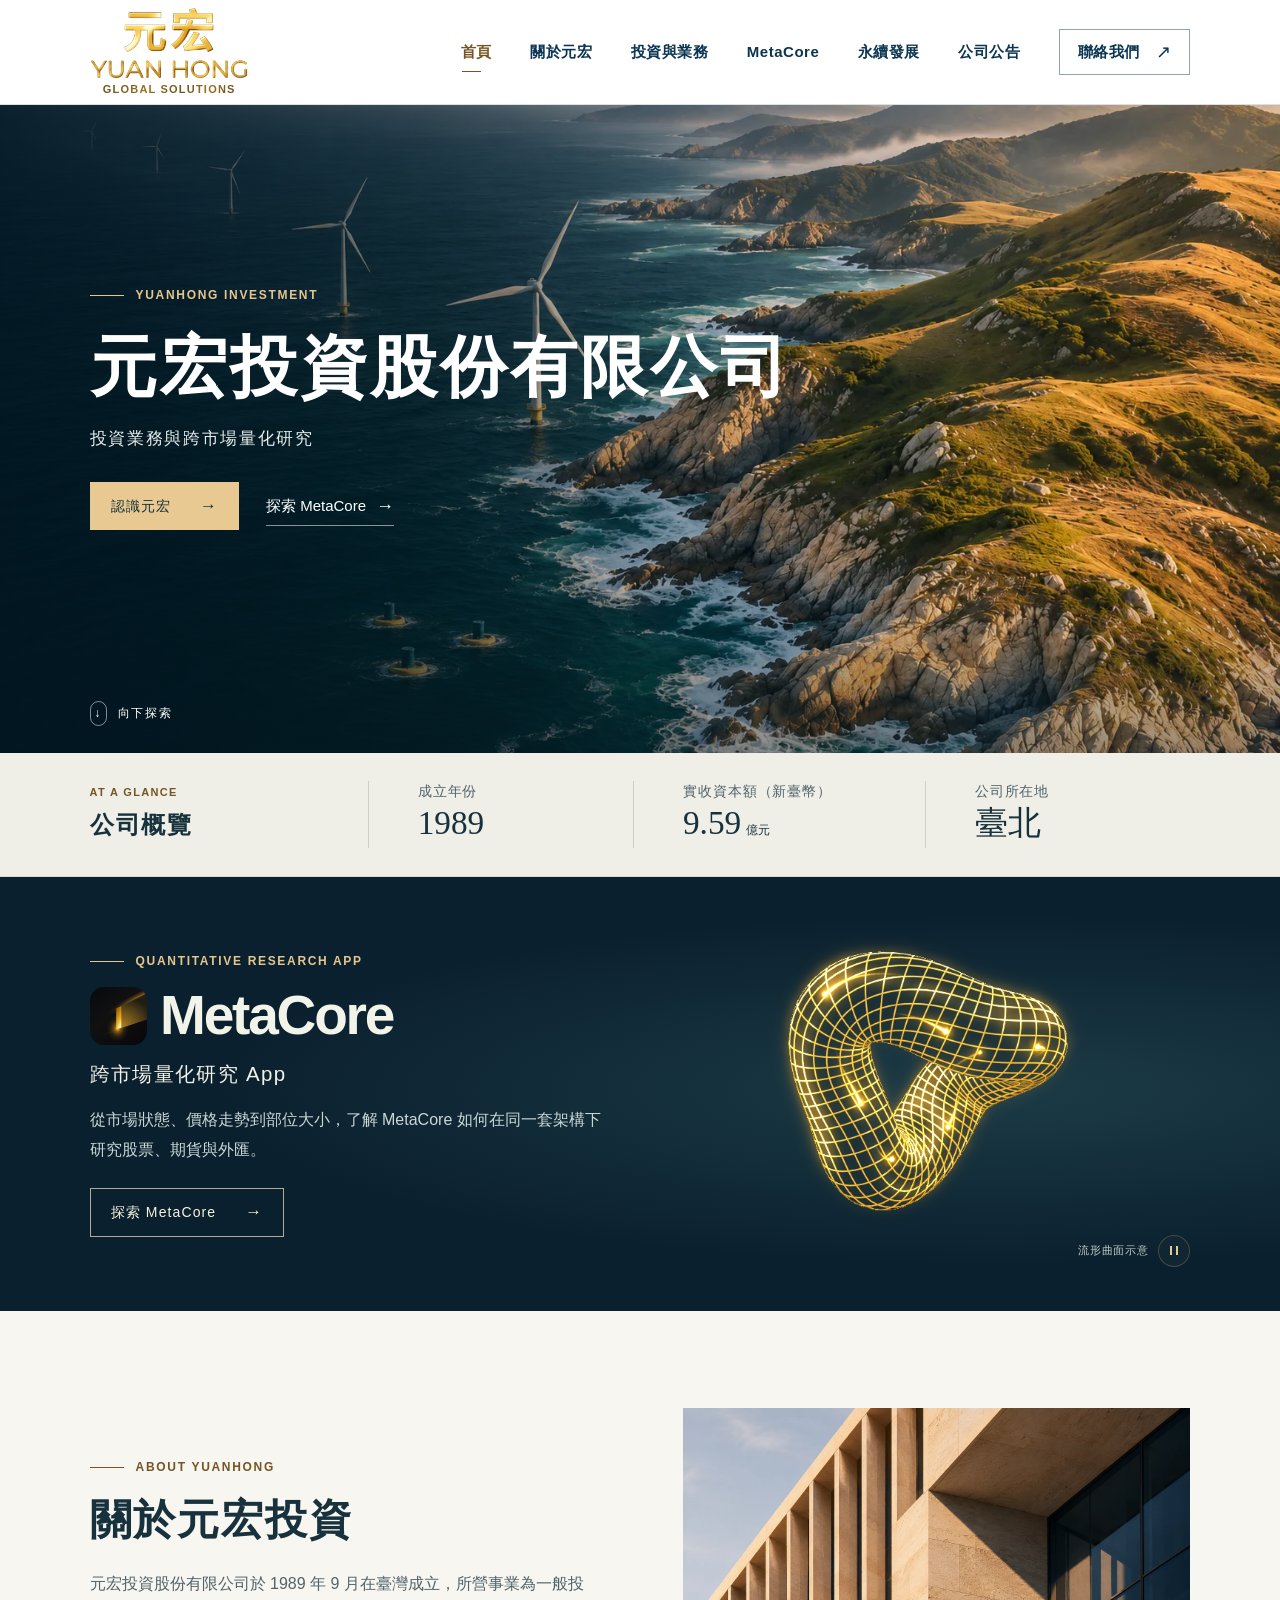
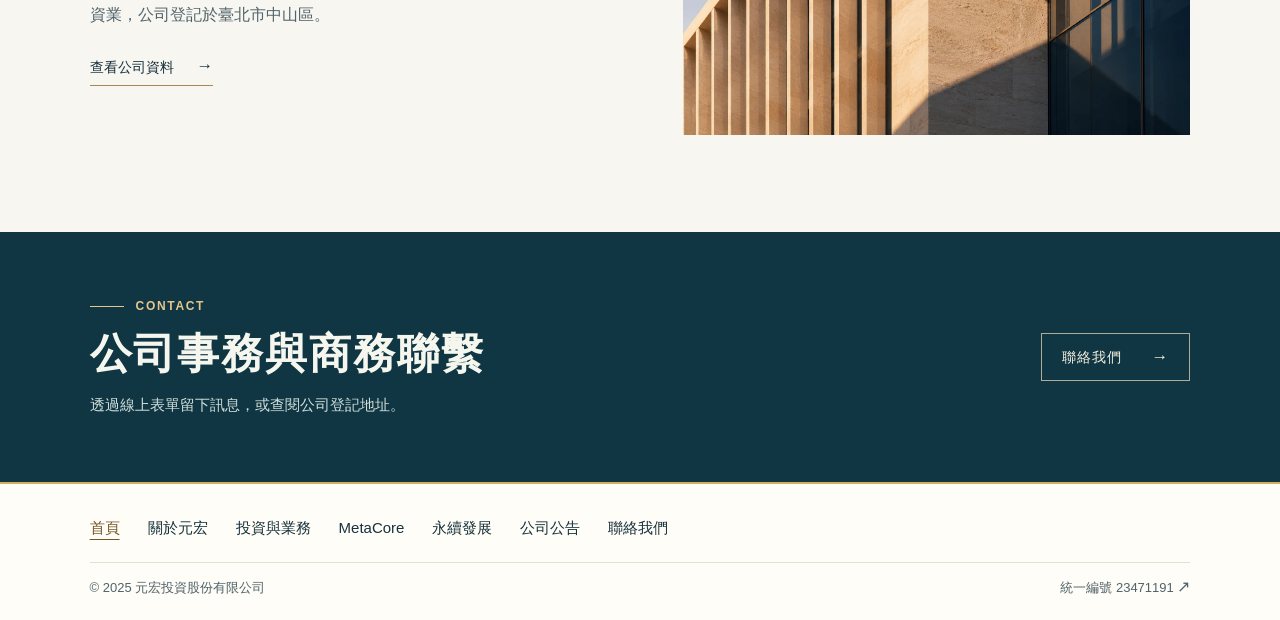
<file: index.html>
<!doctype html>
<html lang="zh-Hant-TW">
<head>
  <meta charset="utf-8">
  <meta name="viewport" content="width=device-width, initial-scale=1">
  <meta name="theme-color" content="#091a25">
  <meta name="description" content="認識元宏投資股份有限公司，了解投資業務、MetaCore 量化研究與永續發展，或聯絡元宏團隊。">
  <title>元宏投資股份有限公司</title>
  <link rel="canonical" href="https://yuanhong-inv.tw/">
  <meta property="og:type" content="website">
  <meta property="og:locale" content="zh_TW">
  <meta property="og:url" content="https://yuanhong-inv.tw/">
  <meta property="og:site_name" content="元宏投資股份有限公司">
  <meta property="og:title" content="元宏投資股份有限公司">
  <meta property="og:description" content="認識元宏投資股份有限公司，了解投資業務、MetaCore 量化研究與永續發展，或聯絡元宏團隊。">
  <meta property="og:image" content="https://yuanhong-inv.tw/assets/yuanhong-global-solutions.png">
  <meta property="og:image:alt" content="元宏 YUAN HONG 公司標誌">
  <link rel="icon" href="assets/brand.png" type="image/png">
  <link rel="stylesheet" href="assets/style.css?v=light-footer-1">
  <link rel="stylesheet" href="assets/product.css?v=offshore-coast">
  <link rel="stylesheet" href="assets/manifold-motion.css?v=polished-gold">
  <script src="assets/manifold-motion.js?v=seven-meteors" defer></script>
  <script src="assets/site.js" defer></script>
</head>
<body><a class="skip" href="#main">跳至主要內容</a>
<header class="mast"><div class="wrap mast-inner">
  <a class="brand wordmark" href="index.html" aria-label="元宏投資股份有限公司首頁"><img class="brand-lockup" src="assets/yuanhong-wordmark-core-gold.webp" width="600" height="276" alt=""><span class="brand-descriptor" lang="en">GLOBAL SOLUTIONS</span></a>
  <button type="button" class="menu-toggle" aria-expanded="false" aria-controls="main-nav"><span class="menu-icon" aria-hidden="true"></span><span class="menu-label">選單</span></button>
  <nav class="nav" id="main-nav" aria-label="主要導覽"><a class="nav-link" href="index.html" aria-current="page">首頁</a>
<a class="nav-link" href="about.html">關於元宏</a>
<a class="nav-link" href="business.html">投資與業務</a>
<a class="nav-link" href="metacore.html">MetaCore</a>
<a class="nav-link" href="sustainability.html">永續發展</a>
<a class="nav-link" href="news.html">公司公告</a>
<a class="nav-link nav-cta" href="contact.html">聯絡我們<span class="arrow" aria-hidden="true">↗</span></a></nav>
</div></header>
<main id="main"><section class="hero offshore-hero">
  <img class="scenery" src="assets/coast-offshore-energy.webp" alt="" width="1536" height="1024" fetchpriority="high">
  <div class="wrap hero-inner"><div class="eyebrow" lang="en">YUANHONG INVESTMENT</div><h1 class="corporate-head" style="word-break: keep-all">元宏投資<wbr>股份有限公司</h1><p class="subtitle">投資業務與跨市場量化研究</p><div class="hero-actions"><a class="cta gold-btn" href="about.html">認識元宏 <span class="arrow" aria-hidden="true">→</span></a><a class="hero-product" href="metacore.html">探索 MetaCore <span class="arrow" aria-hidden="true">→</span></a></div></div>
  <div class="hero-base"><div class="wrap"><a class="scroll-link" href="#overview"><i aria-hidden="true">↓</i>向下探索</a></div></div>
</section>
<section class="facts" id="overview" aria-labelledby="overview-title"><div class="wrap facts-grid">
  <div class="facts-intro"><div class="kicker" lang="en">AT A GLANCE</div><h2 id="overview-title">公司概覽</h2></div>
  <dl class="fact"><dt>成立年份</dt><dd><span class="num">1989</span></dd></dl>
  <dl class="fact"><dt>實收資本額（新臺幣）</dt><dd><span class="num">9.59</span><small>億元</small></dd></dl>
  <dl class="fact"><dt>公司所在地</dt><dd>臺北</dd></dl>
</div></section>
<section class="product-panel" aria-labelledby="product-home-title"><div class="wrap product-panel-inner">
  <div><div class="eyebrow" lang="en">QUANTITATIVE RESEARCH APP</div><h2 class="product-heading" id="product-home-title" lang="en"><img class="metacore-icon" src="assets/metacore-gold.svg" width="72" height="72" alt=""><span>MetaCore</span></h2><p class="prod-class">跨市場量化研究 App</p>
  <p class="prod-desc">從市場狀態、價格走勢到部位大小，了解 MetaCore 如何在同一套架構下研究股票、期貨與外匯。</p><a class="cta outline-btn" href="metacore.html">探索 MetaCore <span class="arrow" aria-hidden="true">→</span></a></div><figure class="product-art manifold-figure">
    <div class="manifold-stage">
      <img src="assets/manifold-gold.webp?v=seven-meteors" width="960" height="696" alt="">
      <canvas width="800" height="580" hidden aria-hidden="true"></canvas>
    </div>
    <figcaption class="manifold-caption"><span>流形曲面示意</span><button class="manifold-toggle" type="button" aria-label="暫停流形動畫" hidden></button></figcaption>
  </figure>
</div></section>
<section class="section"><div class="wrap split">
  <div><div class="kicker" lang="en">ABOUT YUANHONG</div><h2>關於元宏投資</h2><p class="body-copy">元宏投資股份有限公司於 1989 年 9 月在臺灣成立，所營事業為一般投資業，公司登記於臺北市中山區。</p><a class="text-link" href="about.html">查看公司資料 <span class="arrow" aria-hidden="true">→</span></a></div>
  <img class="arch" width="1536" height="1024" loading="lazy" src="assets/architecture.webp" alt="日光下的石材立面與玻璃建築意象">
</div></section>
<section class="banner"><div class="wrap banner-row"><div><div class="eyebrow" lang="en">CONTACT</div><h2>公司事務與商務聯繫</h2><p>透過線上表單留下訊息，或查閱公司登記地址。</p></div><a class="cta outline-btn" href="contact.html#inquiry">聯絡我們<span class="arrow" aria-hidden="true">→</span></a></div></section></main>
<footer class="footer" id="site-footer"><div class="wrap">
  <nav class="foot-nav" aria-label="頁尾導覽"><a href="index.html" aria-current="page">首頁</a><a href="about.html">關於元宏</a><a href="business.html">投資與業務</a><a href="metacore.html">MetaCore</a><a href="sustainability.html">永續發展</a><a href="news.html">公司公告</a><a href="contact.html">聯絡我們</a></nav>
  <div class="foot-base"><span>© 2025 元宏投資股份有限公司</span><a href="https://findbiz.nat.gov.tw/fts/company/23471191" target="_blank" rel="noopener noreferrer">統一編號 23471191 <span class="arrow" aria-hidden="true">↗</span></a></div>
</div></footer></body>
</html>
</file>
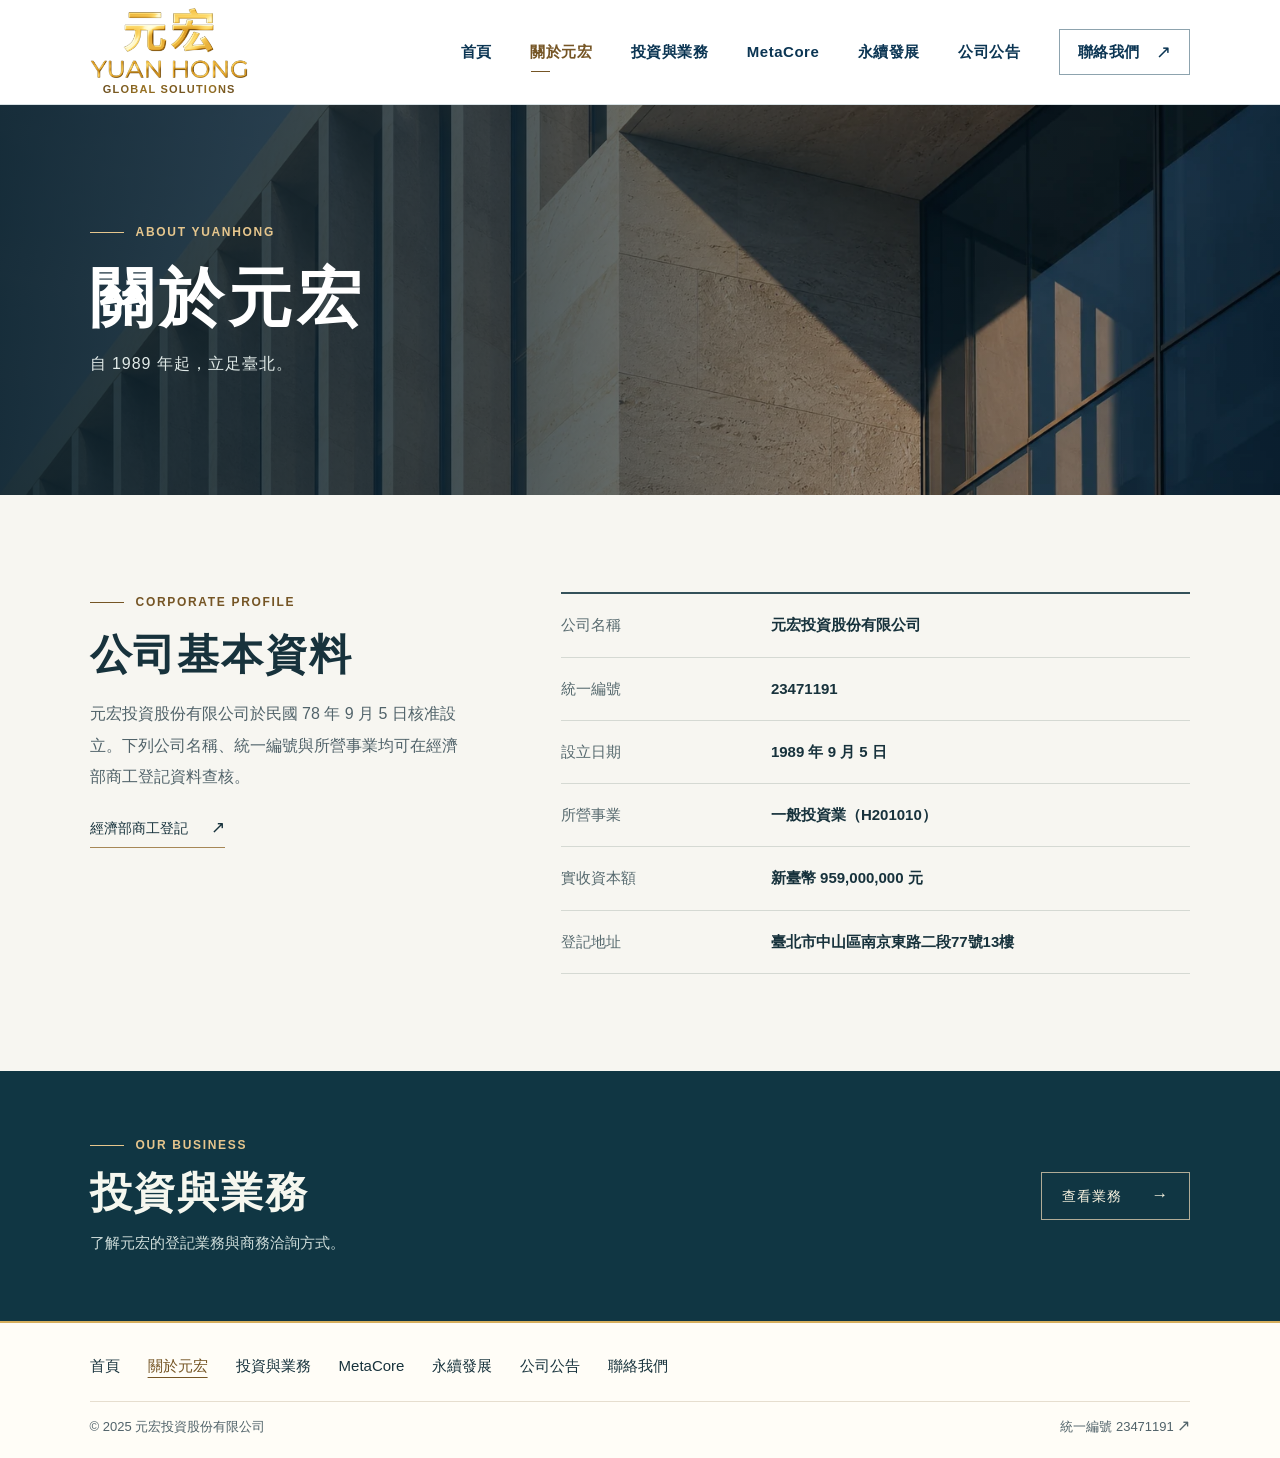
<file: about.html>
<!doctype html>
<html lang="zh-Hant-TW">
<head>
  <meta charset="utf-8">
  <meta name="viewport" content="width=device-width, initial-scale=1">
  <meta name="theme-color" content="#091a25">
  <meta name="description" content="元宏投資股份有限公司的設立日期、統一編號與公司基本資料。">
  <title>關於元宏｜元宏投資股份有限公司</title>
  <link rel="canonical" href="https://yuanhong-inv.tw/about.html">
  <link rel="icon" href="assets/brand.png" type="image/png">
  <link rel="stylesheet" href="assets/style.css?v=light-footer-1">
  <link rel="stylesheet" href="assets/product.css?v=core-gold-2">
  <script src="assets/site.js" defer></script>
</head>
<body><a class="skip" href="#main">跳至主要內容</a>
<header class="mast"><div class="wrap mast-inner">
  <a class="brand wordmark" href="index.html" aria-label="元宏投資股份有限公司首頁"><img class="brand-lockup" src="assets/yuanhong-wordmark-core-gold.webp" width="600" height="276" alt=""><span class="brand-descriptor" lang="en">GLOBAL SOLUTIONS</span></a>
  <button type="button" class="menu-toggle" aria-expanded="false" aria-controls="main-nav"><span class="menu-icon" aria-hidden="true"></span><span class="menu-label">選單</span></button>
  <nav class="nav" id="main-nav" aria-label="主要導覽"><a class="nav-link" href="index.html">首頁</a>
<a class="nav-link" href="about.html" aria-current="page">關於元宏</a>
<a class="nav-link" href="business.html">投資與業務</a>
<a class="nav-link" href="metacore.html">MetaCore</a>
<a class="nav-link" href="sustainability.html">永續發展</a>
<a class="nav-link" href="news.html">公司公告</a>
<a class="nav-link nav-cta" href="contact.html">聯絡我們<span class="arrow" aria-hidden="true">↗</span></a></nav>
</div></header>
<main id="main"><section class="inner-hero arch-head"><img class="scenery" src="assets/architecture.webp" alt="" width="1536" height="1024" fetchpriority="high"><div class="wrap"><div class="eyebrow" lang="en">ABOUT YUANHONG</div><h1>關於元宏</h1><p>自 1989 年起，立足臺北。</p></div></section>
<section class="section"><div class="wrap content-split"><div><div class="kicker" lang="en">CORPORATE PROFILE</div><h2>公司基本資料</h2><p class="body-copy">元宏投資股份有限公司於民國 78 年 9 月 5 日核准設立。下列公司名稱、統一編號與所營事業均可在經濟部商工登記資料查核。</p><a class="text-link" href="https://findbiz.nat.gov.tw/fts/company/23471191" target="_blank" rel="noopener noreferrer">經濟部商工登記 <span class="arrow" aria-hidden="true">↗</span></a></div>
<dl class="details"><div class="detail"><dt>公司名稱</dt><dd>元宏投資股份有限公司</dd></div>
<div class="detail"><dt>統一編號</dt><dd>23471191</dd></div>
<div class="detail"><dt>設立日期</dt><dd>1989 年 9 月 5 日</dd></div>
<div class="detail"><dt>所營事業</dt><dd>一般投資業（H201010）</dd></div>
<div class="detail"><dt>實收資本額</dt><dd>新臺幣 959,000,000 元</dd></div>
<div class="detail"><dt>登記地址</dt><dd>臺北市中山區南京東路二段77號13樓</dd></div></dl></div></section>
<section class="banner"><div class="wrap banner-row"><div><div class="eyebrow" lang="en">OUR BUSINESS</div><h2>投資與業務</h2><p>了解元宏的登記業務與商務洽詢方式。</p></div><a class="cta outline-btn" href="business.html">查看業務<span class="arrow" aria-hidden="true">→</span></a></div></section></main>
<footer class="footer" id="site-footer"><div class="wrap">
  <nav class="foot-nav" aria-label="頁尾導覽"><a href="index.html">首頁</a><a href="about.html" aria-current="page">關於元宏</a><a href="business.html">投資與業務</a><a href="metacore.html">MetaCore</a><a href="sustainability.html">永續發展</a><a href="news.html">公司公告</a><a href="contact.html">聯絡我們</a></nav>
  <div class="foot-base"><span>© 2025 元宏投資股份有限公司</span><a href="https://findbiz.nat.gov.tw/fts/company/23471191" target="_blank" rel="noopener noreferrer">統一編號 23471191 <span class="arrow" aria-hidden="true">↗</span></a></div>
</div></footer></body>
</html>
</file>
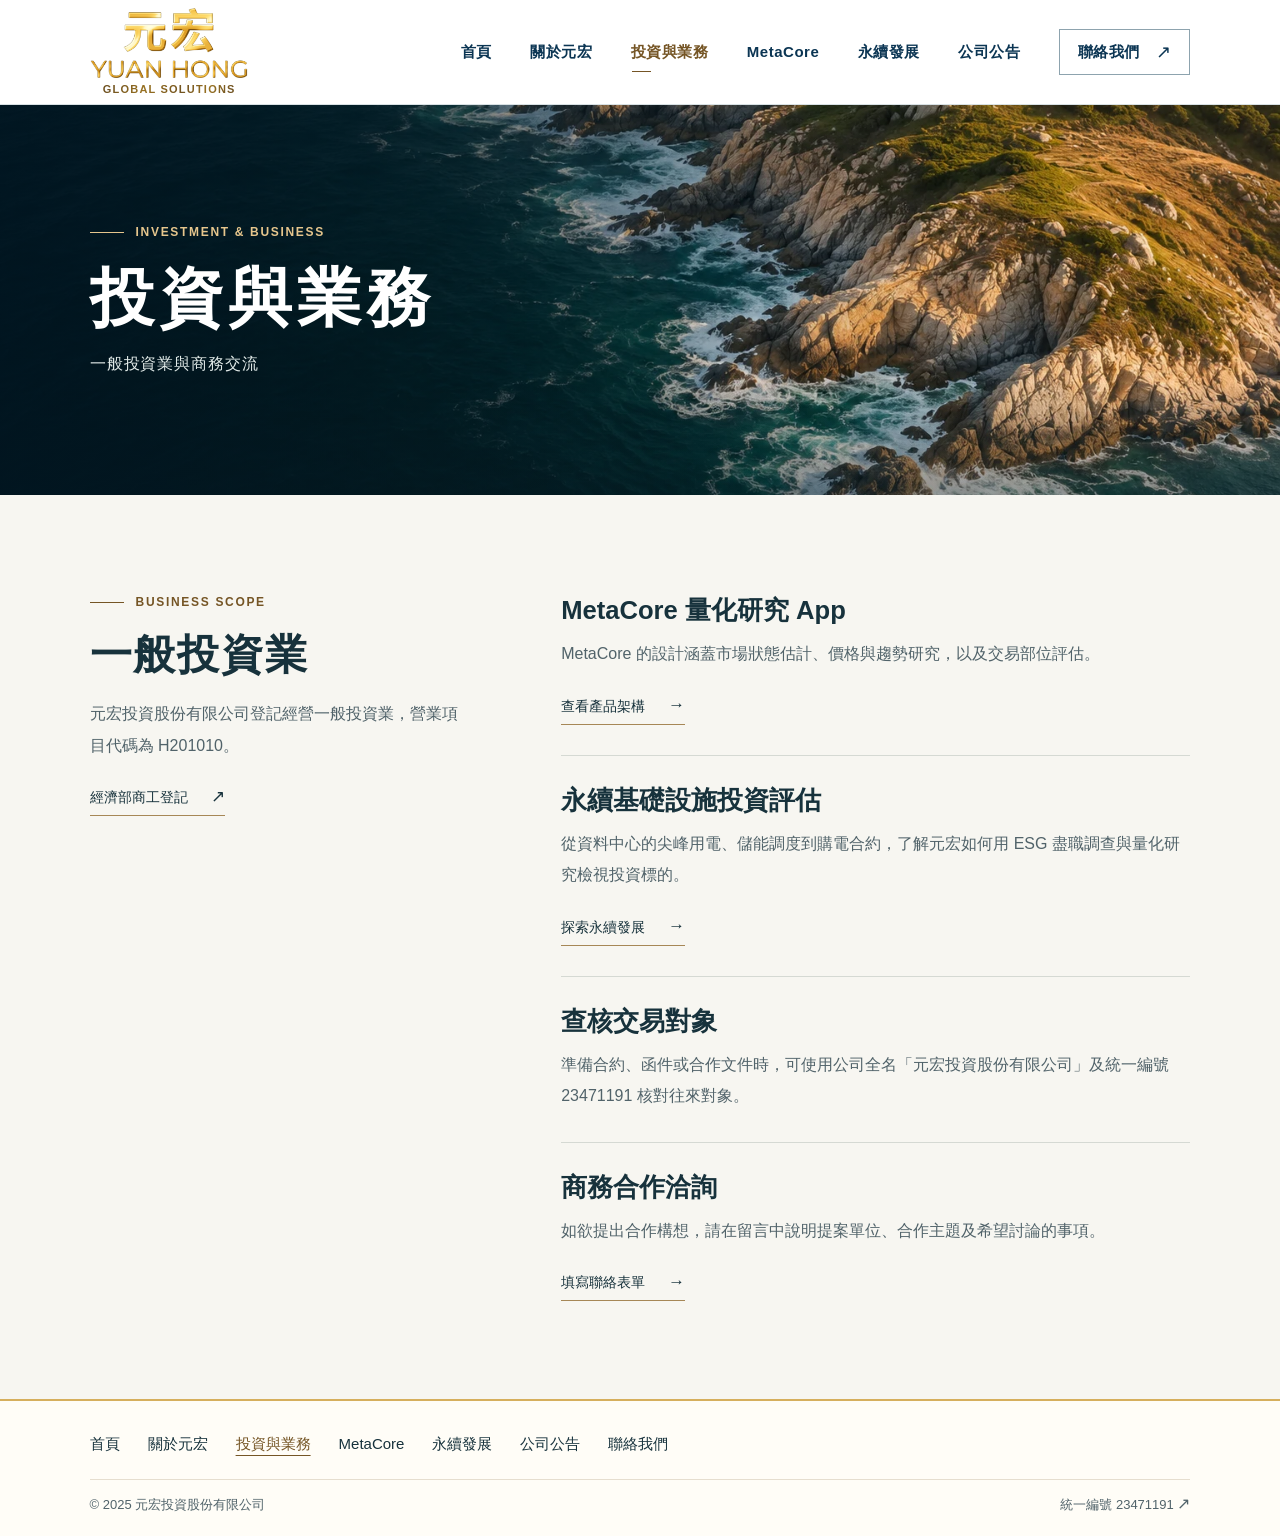
<file: business.html>
<!doctype html>
<html lang="zh-Hant-TW">
<head>
  <meta charset="utf-8">
  <meta name="viewport" content="width=device-width, initial-scale=1">
  <meta name="theme-color" content="#091a25">
  <meta name="description" content="認識元宏投資股份有限公司的一般投資業務，查詢商務往來與合作提案所需資訊。">
  <title>投資與業務｜元宏投資股份有限公司</title>
  <link rel="canonical" href="https://yuanhong-inv.tw/business.html">
  <link rel="icon" href="assets/brand.png" type="image/png">
  <link rel="stylesheet" href="assets/style.css?v=light-footer-1">
  <link rel="stylesheet" href="assets/product.css?v=core-gold-2">
  <script src="assets/site.js" defer></script>
</head>
<body><a class="skip" href="#main">跳至主要內容</a>
<header class="mast"><div class="wrap mast-inner">
  <a class="brand wordmark" href="index.html" aria-label="元宏投資股份有限公司首頁"><img class="brand-lockup" src="assets/yuanhong-wordmark-core-gold.webp" width="600" height="276" alt=""><span class="brand-descriptor" lang="en">GLOBAL SOLUTIONS</span></a>
  <button type="button" class="menu-toggle" aria-expanded="false" aria-controls="main-nav"><span class="menu-icon" aria-hidden="true"></span><span class="menu-label">選單</span></button>
  <nav class="nav" id="main-nav" aria-label="主要導覽"><a class="nav-link" href="index.html">首頁</a>
<a class="nav-link" href="about.html">關於元宏</a>
<a class="nav-link" href="business.html" aria-current="page">投資與業務</a>
<a class="nav-link" href="metacore.html">MetaCore</a>
<a class="nav-link" href="sustainability.html">永續發展</a>
<a class="nav-link" href="news.html">公司公告</a>
<a class="nav-link nav-cta" href="contact.html">聯絡我們<span class="arrow" aria-hidden="true">↗</span></a></nav>
</div></header>
<main id="main"><section class="inner-hero business-head"><img class="scenery" src="assets/coast.webp" alt="" width="1536" height="1024" fetchpriority="high"><div class="wrap"><div class="eyebrow" lang="en">INVESTMENT &amp; BUSINESS</div><h1>投資與業務</h1><p>一般投資業與商務交流</p></div></section>
<section class="section"><div class="wrap content-split"><div><div class="kicker" lang="en">BUSINESS SCOPE</div><h2>一般投資業</h2><p class="body-copy">元宏投資股份有限公司登記經營一般投資業，營業項目代碼為 H201010。</p><a class="text-link" href="https://findbiz.nat.gov.tw/fts/company/23471191" target="_blank" rel="noopener noreferrer">經濟部商工登記 <span class="arrow" aria-hidden="true">↗</span></a></div>
<div><section class="article"><h3>MetaCore 量化研究 App</h3><p class="body-copy">MetaCore 的設計涵蓋市場狀態估計、價格與趨勢研究，以及交易部位評估。</p><a class="text-link" href="metacore.html">查看產品架構 <span class="arrow" aria-hidden="true">→</span></a></section><section class="article"><h3>永續基礎設施投資評估</h3><p class="body-copy">從資料中心的尖峰用電、儲能調度到購電合約，了解元宏如何用 ESG 盡職調查與量化研究檢視投資標的。</p><a class="text-link" href="sustainability.html">探索永續發展 <span class="arrow" aria-hidden="true">→</span></a></section>
<section class="article"><h3>查核交易對象</h3><p class="body-copy">準備合約、函件或合作文件時，可使用公司全名「元宏投資股份有限公司」及統一編號 23471191 核對往來對象。</p></section>
<section class="article"><h3>商務合作洽詢</h3><p class="body-copy">如欲提出合作構想，請在留言中說明提案單位、合作主題及希望討論的事項。</p><a class="text-link" href="contact.html#inquiry">填寫聯絡表單 <span class="arrow" aria-hidden="true">→</span></a></section></div></div></section></main>
<footer class="footer" id="site-footer"><div class="wrap">
  <nav class="foot-nav" aria-label="頁尾導覽"><a href="index.html">首頁</a><a href="about.html">關於元宏</a><a href="business.html" aria-current="page">投資與業務</a><a href="metacore.html">MetaCore</a><a href="sustainability.html">永續發展</a><a href="news.html">公司公告</a><a href="contact.html">聯絡我們</a></nav>
  <div class="foot-base"><span>© 2025 元宏投資股份有限公司</span><a href="https://findbiz.nat.gov.tw/fts/company/23471191" target="_blank" rel="noopener noreferrer">統一編號 23471191 <span class="arrow" aria-hidden="true">↗</span></a></div>
</div></footer></body>
</html>
</file>
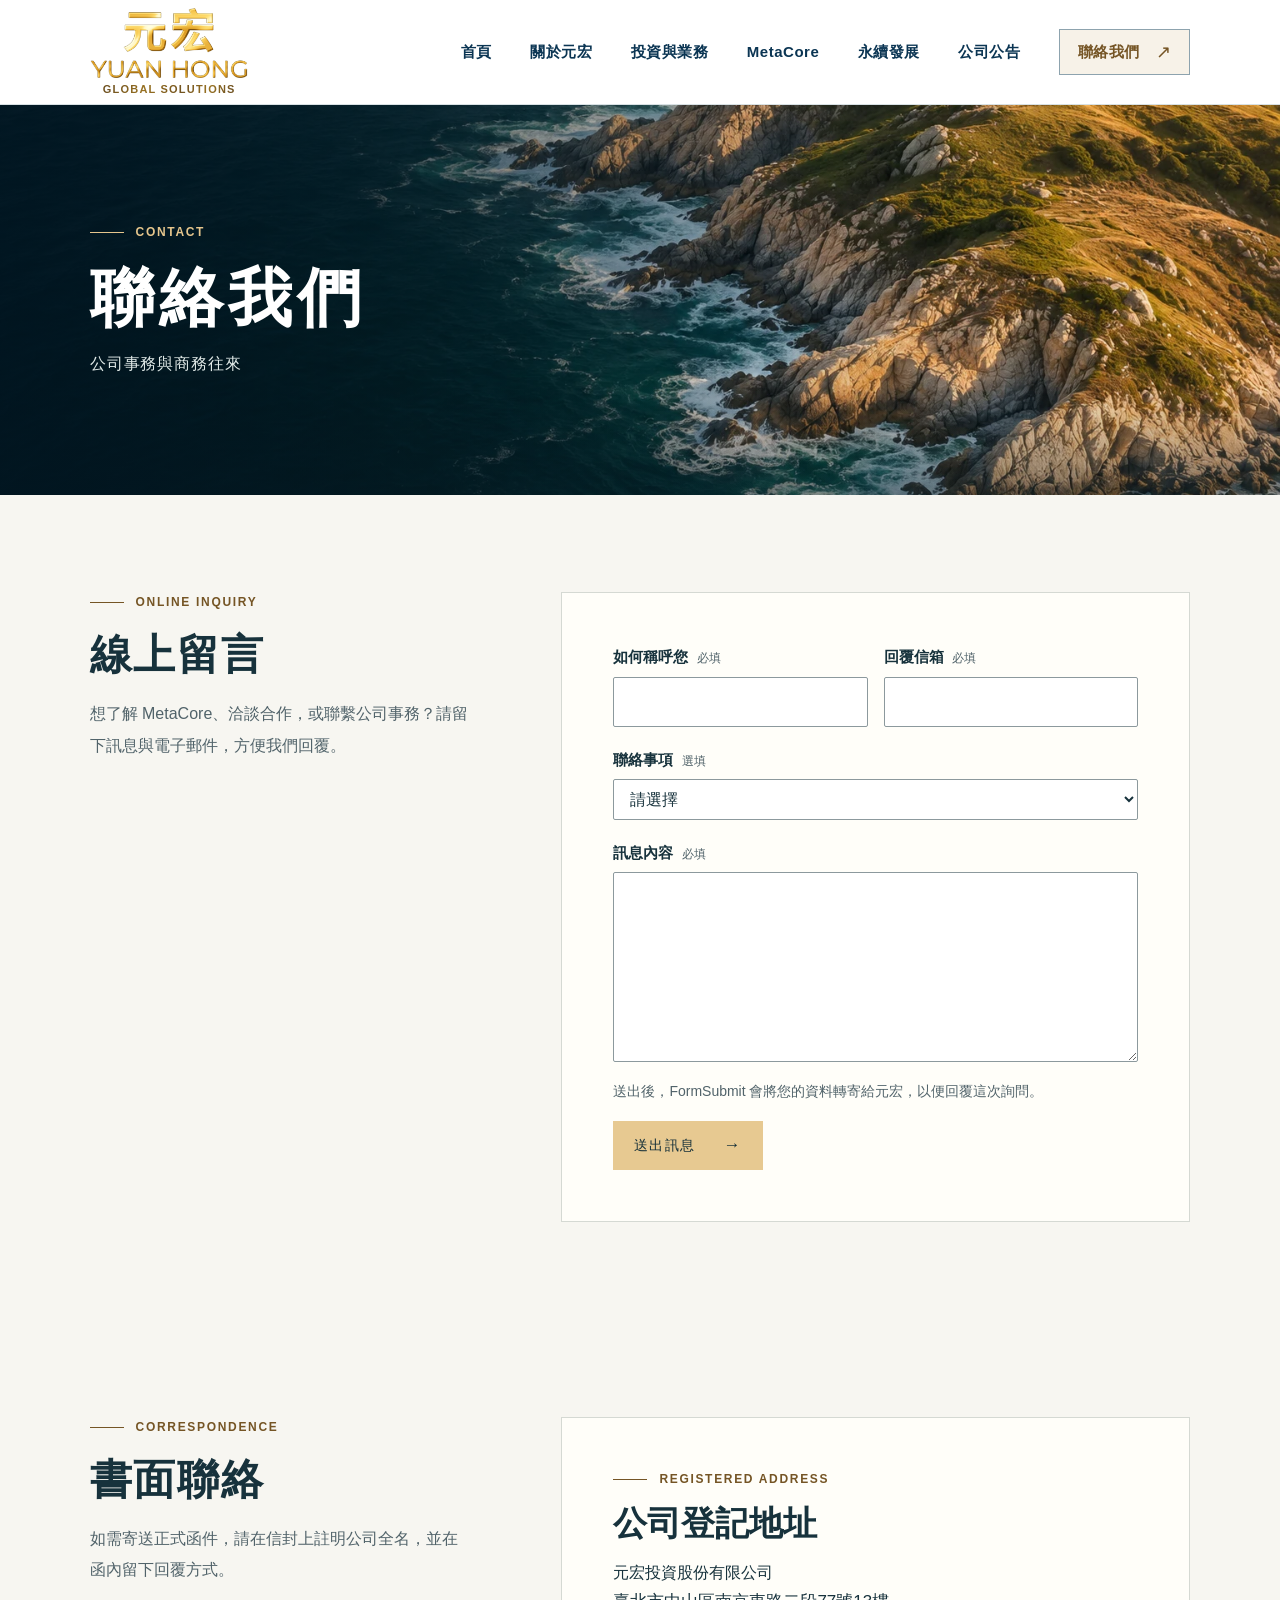
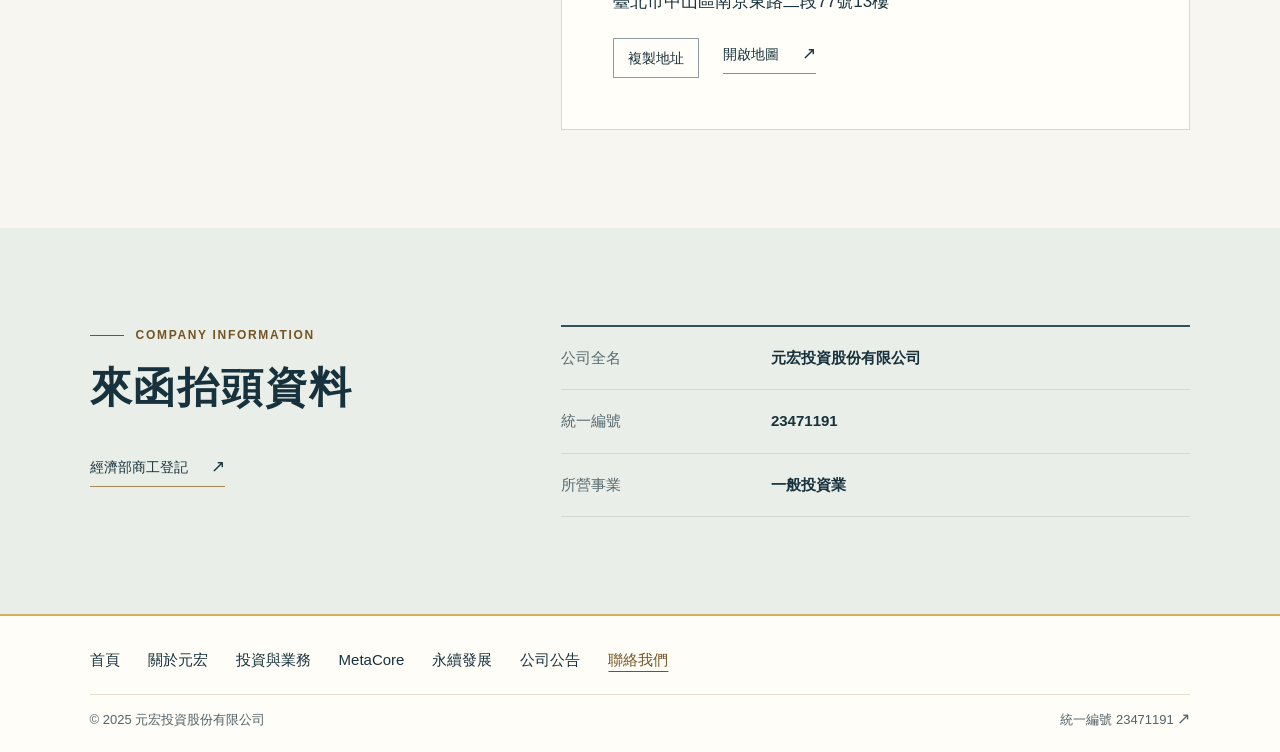
<file: contact.html>
<!doctype html>
<html lang="zh-Hant-TW">
<head>
  <meta charset="utf-8">
  <meta name="viewport" content="width=device-width, initial-scale=1">
  <meta name="theme-color" content="#091a25">
  <meta name="description" content="透過線上表單聯絡元宏投資股份有限公司，洽詢公司事務、商務合作或 MetaCore 產品。">
  <title>聯絡我們｜元宏投資股份有限公司</title>
  <link rel="canonical" href="https://yuanhong-inv.tw/contact.html">
  <link rel="icon" href="assets/brand.png" type="image/png">
  <link rel="stylesheet" href="assets/style.css?v=light-footer-1">
  <link rel="stylesheet" href="assets/product.css?v=core-gold-2">
  <link rel="stylesheet" href="assets/contact.css">
  <script src="assets/site.js" defer></script>
  <script src="assets/contact.js" defer></script>
</head>
<body><a class="skip" href="#main">跳至主要內容</a>
<header class="mast"><div class="wrap mast-inner">
  <a class="brand wordmark" href="index.html" aria-label="元宏投資股份有限公司首頁"><img class="brand-lockup" src="assets/yuanhong-wordmark-core-gold.webp" width="600" height="276" alt=""><span class="brand-descriptor" lang="en">GLOBAL SOLUTIONS</span></a>
  <button type="button" class="menu-toggle" aria-expanded="false" aria-controls="main-nav"><span class="menu-icon" aria-hidden="true"></span><span class="menu-label">選單</span></button>
  <nav class="nav" id="main-nav" aria-label="主要導覽"><a class="nav-link" href="index.html">首頁</a>
<a class="nav-link" href="about.html">關於元宏</a>
<a class="nav-link" href="business.html">投資與業務</a>
<a class="nav-link" href="metacore.html">MetaCore</a>
<a class="nav-link" href="sustainability.html">永續發展</a>
<a class="nav-link" href="news.html">公司公告</a>
<a class="nav-link nav-cta" href="contact.html" aria-current="page">聯絡我們<span class="arrow" aria-hidden="true">↗</span></a></nav>
</div></header>
<main id="main"><section class="inner-hero contact-head"><img class="scenery" src="assets/coast.webp" alt="" width="1536" height="1024" fetchpriority="high"><div class="wrap"><div class="eyebrow" lang="en">CONTACT</div><h1>聯絡我們</h1><p>公司事務與商務往來</p></div></section>
<section class="section" id="inquiry" aria-labelledby="inquiry-title">
  <div class="wrap content-split">
    <div>
      <div class="kicker" lang="en">ONLINE INQUIRY</div>
      <h2 id="inquiry-title">線上留言</h2>
      <p class="body-copy">想了解 MetaCore、洽談合作，或聯繫公司事務？請留下訊息與電子郵件，方便我們回覆。</p>
    </div>
    <form class="contact-panel inquiry-form" action="https://formsubmit.co/jinshui259@gmail.com" method="post" aria-labelledby="inquiry-title">
      <input type="hidden" name="_subject" value="【元宏官網】新聯絡表單">
      <input type="hidden" name="_template" value="table">
      <input type="text" name="_honey" class="inquiry-trap" tabindex="-1" autocomplete="off" aria-hidden="true">
      <div class="inquiry-fields">
        <div class="inquiry-field">
          <label for="inquiry-name">如何稱呼您 <small>必填</small></label>
          <input id="inquiry-name" name="name" type="text" autocomplete="name" required maxlength="100">
        </div>
        <div class="inquiry-field">
          <label for="inquiry-email">回覆信箱 <small>必填</small></label>
          <input id="inquiry-email" name="email" type="email" autocomplete="email" required maxlength="254">
        </div>
        <div class="inquiry-field inquiry-wide">
          <label for="inquiry-topic">聯絡事項 <small>選填</small></label>
          <select id="inquiry-topic" name="聯絡事項">
            <option value="">請選擇</option><option>公司事務</option><option>商務合作</option><option>MetaCore 產品</option><option>其他</option>
          </select>
        </div>
        <div class="inquiry-field inquiry-wide">
          <label for="inquiry-message">訊息內容 <small>必填</small></label>
          <textarea id="inquiry-message" name="message" rows="6" required maxlength="5000"></textarea>
        </div>
      </div>
      <p class="inquiry-note">送出後，FormSubmit 會將您的資料轉寄給元宏，以便回覆這次詢問。</p>
      <button class="cta gold-btn inquiry-submit" type="submit">送出訊息 <span class="arrow" aria-hidden="true">→</span></button>
      <p class="inquiry-feedback" role="status" aria-live="polite"></p>
    </form>
  </div>
</section>
<section class="section"><div class="wrap content-split"><div><div class="kicker" lang="en">CORRESPONDENCE</div><h2>書面聯絡</h2><p class="body-copy">如需寄送正式函件，請在信封上註明公司全名，並在函內留下回覆方式。</p></div>
<div class="contact-panel"><div class="kicker" lang="en">REGISTERED ADDRESS</div><h3>公司登記地址</h3><p>元宏投資股份有限公司</p><address>臺北市中山區南京東路二段77號13樓</address>
<div class="contact-actions"><button class="copy" type="button">複製地址</button><a class="text-link" href="https://www.google.com/maps/search/?api=1&amp;query=%E8%87%BA%E5%8C%97%E5%B8%82%E4%B8%AD%E5%B1%B1%E5%8D%80%E5%8D%97%E4%BA%AC%E6%9D%B1%E8%B7%AF%E4%BA%8C%E6%AE%B577%E8%99%9F13%E6%A8%93" target="_blank" rel="noopener noreferrer">開啟地圖 <span class="arrow" aria-hidden="true">↗</span></a></div><p class="status" role="status" aria-live="polite"></p></div></div></section>
<section class="soft-section section"><div class="wrap content-split"><div><div class="kicker" lang="en">COMPANY INFORMATION</div><h2>來函抬頭資料</h2><a class="text-link" href="https://findbiz.nat.gov.tw/fts/company/23471191" target="_blank" rel="noopener noreferrer">經濟部商工登記 <span class="arrow" aria-hidden="true">↗</span></a></div><dl class="details"><div class="detail"><dt>公司全名</dt><dd>元宏投資股份有限公司</dd></div>
<div class="detail"><dt>統一編號</dt><dd>23471191</dd></div>
<div class="detail"><dt>所營事業</dt><dd>一般投資業</dd></div></dl></div></section></main>
<footer class="footer" id="site-footer"><div class="wrap">
  <nav class="foot-nav" aria-label="頁尾導覽"><a href="index.html">首頁</a><a href="about.html">關於元宏</a><a href="business.html">投資與業務</a><a href="metacore.html">MetaCore</a><a href="sustainability.html">永續發展</a><a href="news.html">公司公告</a><a href="contact.html" aria-current="page">聯絡我們</a></nav>
  <div class="foot-base"><span>© 2025 元宏投資股份有限公司</span><a href="https://findbiz.nat.gov.tw/fts/company/23471191" target="_blank" rel="noopener noreferrer">統一編號 23471191 <span class="arrow" aria-hidden="true">↗</span></a></div>
</div></footer></body>
</html>
</file>
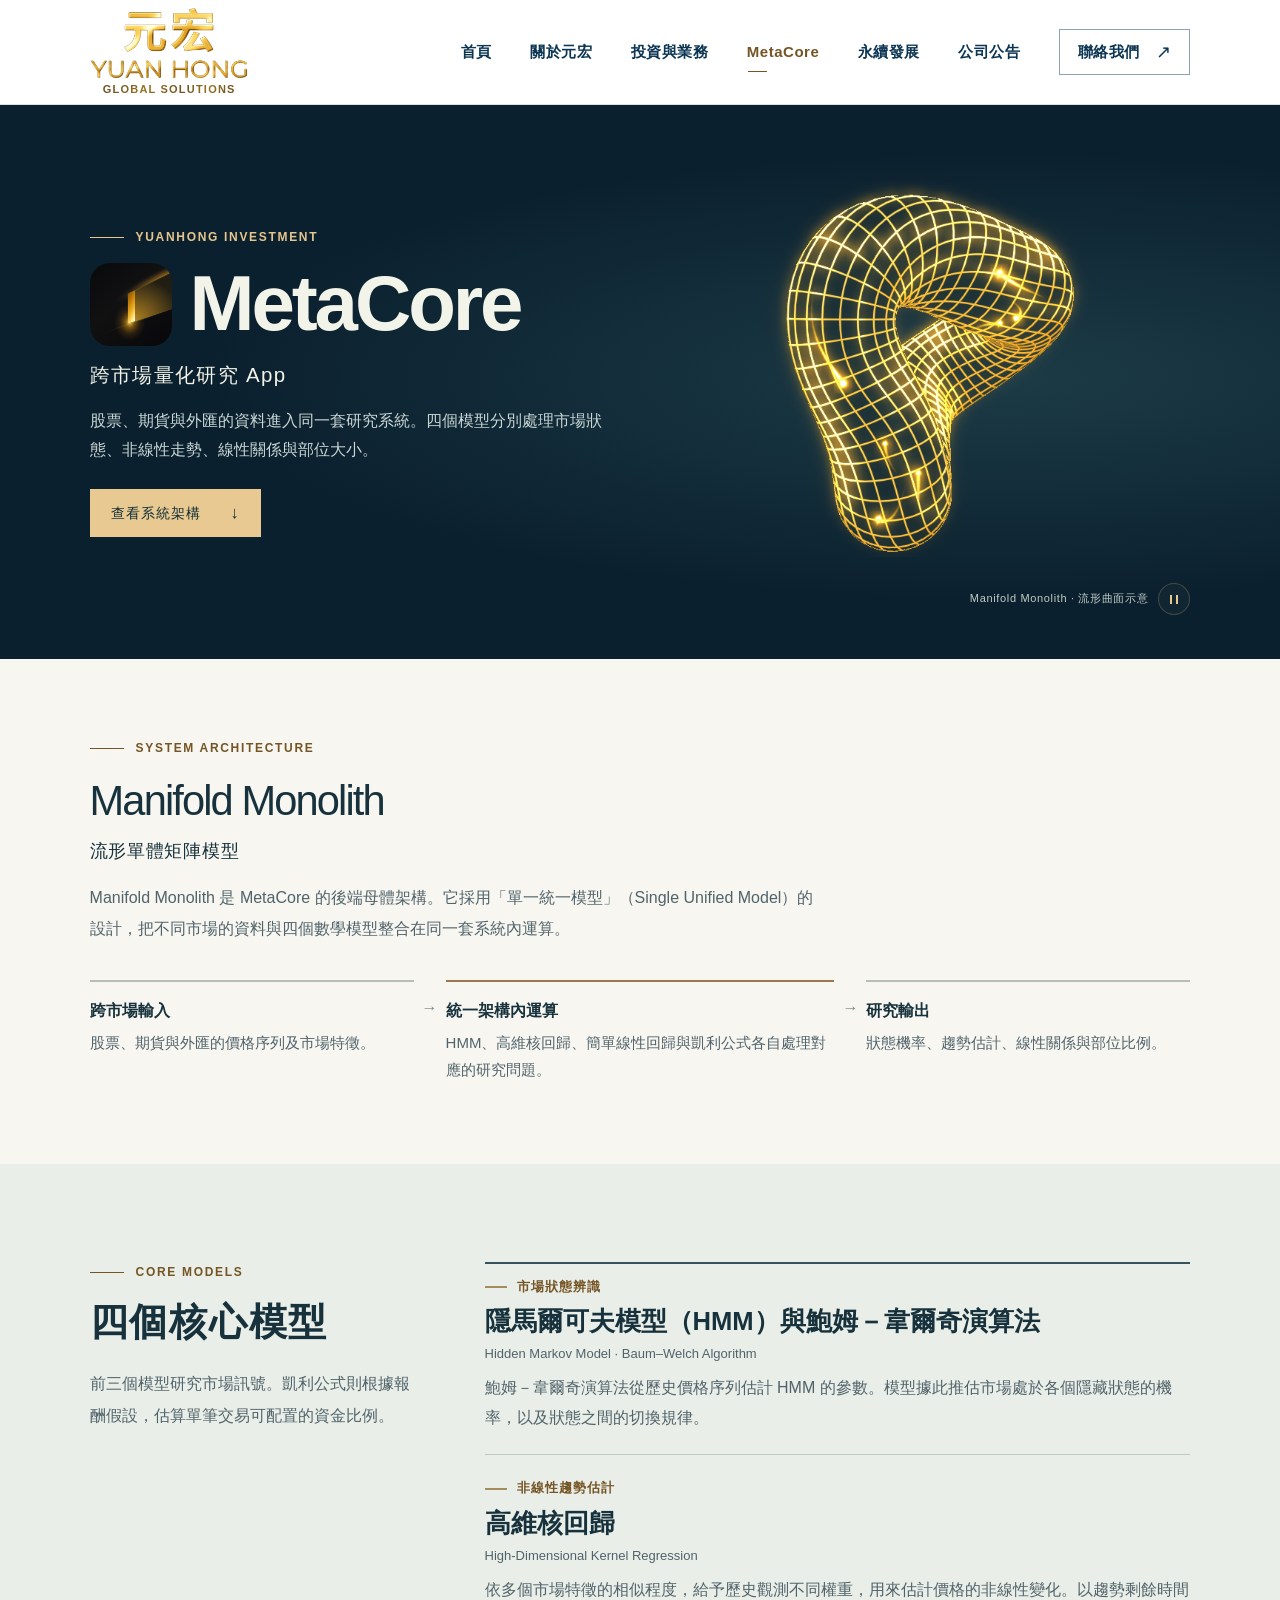
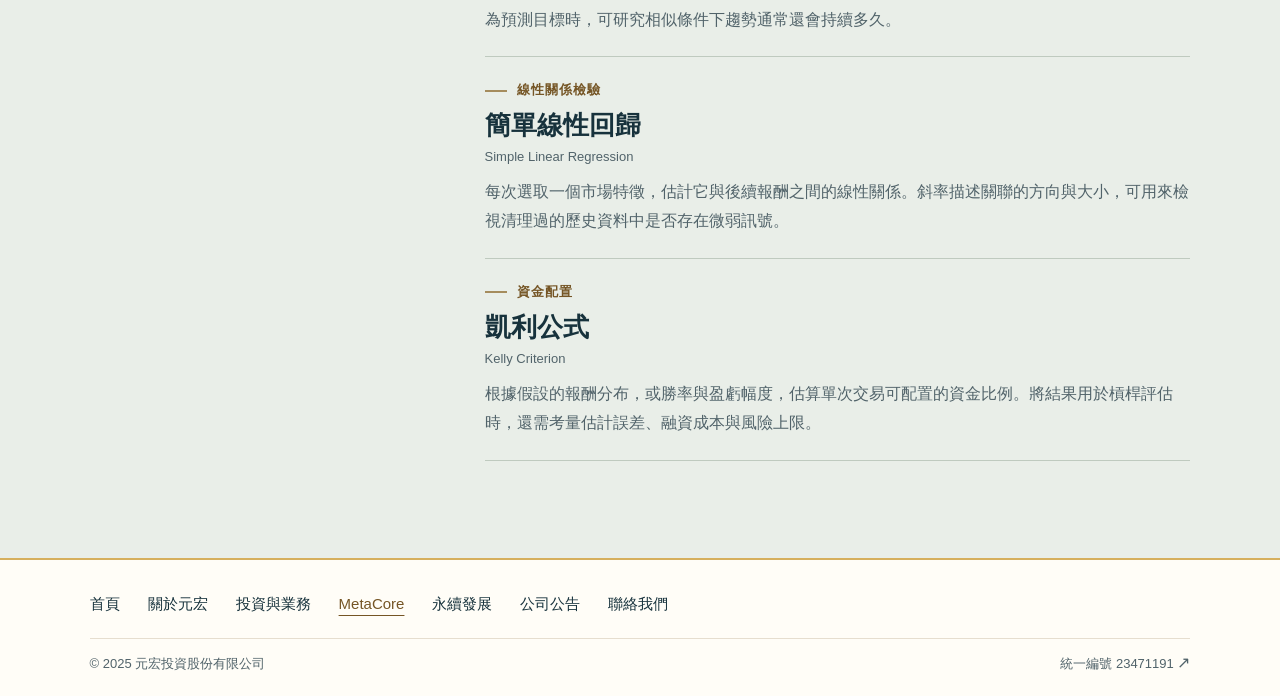
<file: metacore.html>
<!doctype html>
<html lang="zh-Hant-TW">
<head>
  <meta charset="utf-8">
  <meta name="viewport" content="width=device-width, initial-scale=1">
  <meta name="theme-color" content="#091a25">
  <meta name="description" content="了解元宏投資股份有限公司的 MetaCore 的 Manifold Monolith 後端架構，以及用於市場狀態、走勢與部位評估的四個核心模型。">
  <title>MetaCore 量化研究 App｜元宏投資股份有限公司</title>
  <link rel="canonical" href="https://yuanhong-inv.tw/metacore.html">
  <link rel="icon" href="assets/metacore-gold.svg" type="image/svg+xml">
  <link rel="stylesheet" href="assets/style.css?v=light-footer-1">
  <link rel="stylesheet" href="assets/product.css?v=core-gold-2">
  <link rel="stylesheet" href="assets/manifold-motion.css?v=polished-gold">
  <script src="assets/manifold-motion.js?v=seven-meteors" defer></script>
  <script src="assets/site.js" defer></script>
</head>
<body><a class="skip" href="#main">跳至主要內容</a>
<header class="mast"><div class="wrap mast-inner">
  <a class="brand wordmark" href="index.html" aria-label="元宏投資股份有限公司首頁"><img class="brand-lockup" src="assets/yuanhong-wordmark-core-gold.webp" width="600" height="276" alt=""><span class="brand-descriptor" lang="en">GLOBAL SOLUTIONS</span></a>
  <button type="button" class="menu-toggle" aria-expanded="false" aria-controls="main-nav"><span class="menu-icon" aria-hidden="true"></span><span class="menu-label">選單</span></button>
  <nav class="nav" id="main-nav" aria-label="主要導覽"><a class="nav-link" href="index.html">首頁</a>
<a class="nav-link" href="about.html">關於元宏</a>
<a class="nav-link" href="business.html">投資與業務</a>
<a class="nav-link" href="metacore.html" aria-current="page">MetaCore</a>
<a class="nav-link" href="sustainability.html">永續發展</a>
<a class="nav-link" href="news.html">公司公告</a>
<a class="nav-link nav-cta" href="contact.html">聯絡我們<span class="arrow" aria-hidden="true">↗</span></a></nav>
</div></header>
<main id="main">
<section class="product-hero"><div class="wrap">
  <div><div class="eyebrow" lang="en">YUANHONG INVESTMENT</div><h1 class="product-heading" lang="en"><img class="metacore-icon" src="assets/metacore-gold.svg" width="72" height="72" alt=""><span>MetaCore</span></h1><p class="prod-class">跨市場量化研究 App</p>
  <p class="prod-desc">股票、期貨與外匯的資料進入同一套研究系統。四個模型分別處理市場狀態、非線性走勢、線性關係與部位大小。</p><a class="cta gold-btn" href="#architecture">查看系統架構 <span class="arrow" aria-hidden="true">↓</span></a></div><figure class="product-art manifold-figure">
    <div class="manifold-stage">
      <img src="assets/manifold-gold.webp?v=seven-meteors" width="960" height="696" alt="">
      <canvas width="800" height="580" hidden aria-hidden="true"></canvas>
    </div>
    <figcaption class="manifold-caption"><span>Manifold Monolith · 流形曲面示意</span><button class="manifold-toggle" type="button" aria-label="暫停流形動畫" hidden></button></figcaption>
  </figure>
</div></section>
<section class="section architecture-area" id="architecture"><div class="wrap"><div class="kicker" lang="en">SYSTEM ARCHITECTURE</div>
  <h2 lang="en">Manifold Monolith</h2><p class="arch-name">流形單體矩陣模型</p>
  <p class="body-copy">Manifold Monolith 是 MetaCore 的後端母體架構。它採用「單一統一模型」（Single Unified Model）的設計，把不同市場的資料與四個數學模型整合在同一套系統內運算。</p>
  <div class="flow" aria-label="資料與模型的運算關係">
    <section class="flow-cell"><h3>跨市場輸入</h3><p>股票、期貨與外匯的價格序列及市場特徵。</p></section>
    <section class="flow-cell"><h3>統一架構內運算</h3><p>HMM、高維核回歸、簡單線性回歸與凱利公式各自處理對應的研究問題。</p></section>
    <section class="flow-cell"><h3>研究輸出</h3><p>狀態機率、趨勢估計、線性關係與部位比例。</p></section>
  </div>
</div></section>
<section class="section model-area" id="models"><div class="wrap model-grid">
  <div><div class="kicker" lang="en">CORE MODELS</div><h2>四個核心模型</h2><p class="body-copy">前三個模型研究市場訊號。凱利公式則根據報酬假設，估算單筆交易可配置的資金比例。</p></div>
  <div><article class="model-row"><span class="model-function">市場狀態辨識</span><h3 class="model-name">隱馬爾可夫模型（HMM）與鮑姆－韋爾奇演算法</h3><span class="model-english" lang="en">Hidden Markov Model · Baum–Welch Algorithm</span><p>鮑姆－韋爾奇演算法從歷史價格序列估計 HMM 的參數。模型據此推估市場處於各個隱藏狀態的機率，以及狀態之間的切換規律。</p></article>
<article class="model-row"><span class="model-function">非線性趨勢估計</span><h3 class="model-name">高維核回歸</h3><span class="model-english" lang="en">High-Dimensional Kernel Regression</span><p>依多個市場特徵的相似程度，給予歷史觀測不同權重，用來估計價格的非線性變化。以趨勢剩餘時間為預測目標時，可研究相似條件下趨勢通常還會持續多久。</p></article>
<article class="model-row"><span class="model-function">線性關係檢驗</span><h3 class="model-name">簡單線性回歸</h3><span class="model-english" lang="en">Simple Linear Regression</span><p>每次選取一個市場特徵，估計它與後續報酬之間的線性關係。斜率描述關聯的方向與大小，可用來檢視清理過的歷史資料中是否存在微弱訊號。</p></article>
<article class="model-row"><span class="model-function">資金配置</span><h3 class="model-name">凱利公式</h3><span class="model-english" lang="en">Kelly Criterion</span><p>根據假設的報酬分布，或勝率與盈虧幅度，估算單次交易可配置的資金比例。將結果用於槓桿評估時，還需考量估計誤差、融資成本與風險上限。</p></article></div>
</div></section>
</main>
<footer class="footer" id="site-footer"><div class="wrap">
  <nav class="foot-nav" aria-label="頁尾導覽"><a href="index.html">首頁</a><a href="about.html">關於元宏</a><a href="business.html">投資與業務</a><a href="metacore.html" aria-current="page">MetaCore</a><a href="sustainability.html">永續發展</a><a href="news.html">公司公告</a><a href="contact.html">聯絡我們</a></nav>
  <div class="foot-base"><span>© 2025 元宏投資股份有限公司</span><a href="https://findbiz.nat.gov.tw/fts/company/23471191" target="_blank" rel="noopener noreferrer">統一編號 23471191 <span class="arrow" aria-hidden="true">↗</span></a></div>
</div></footer></body>
</html>
</file>
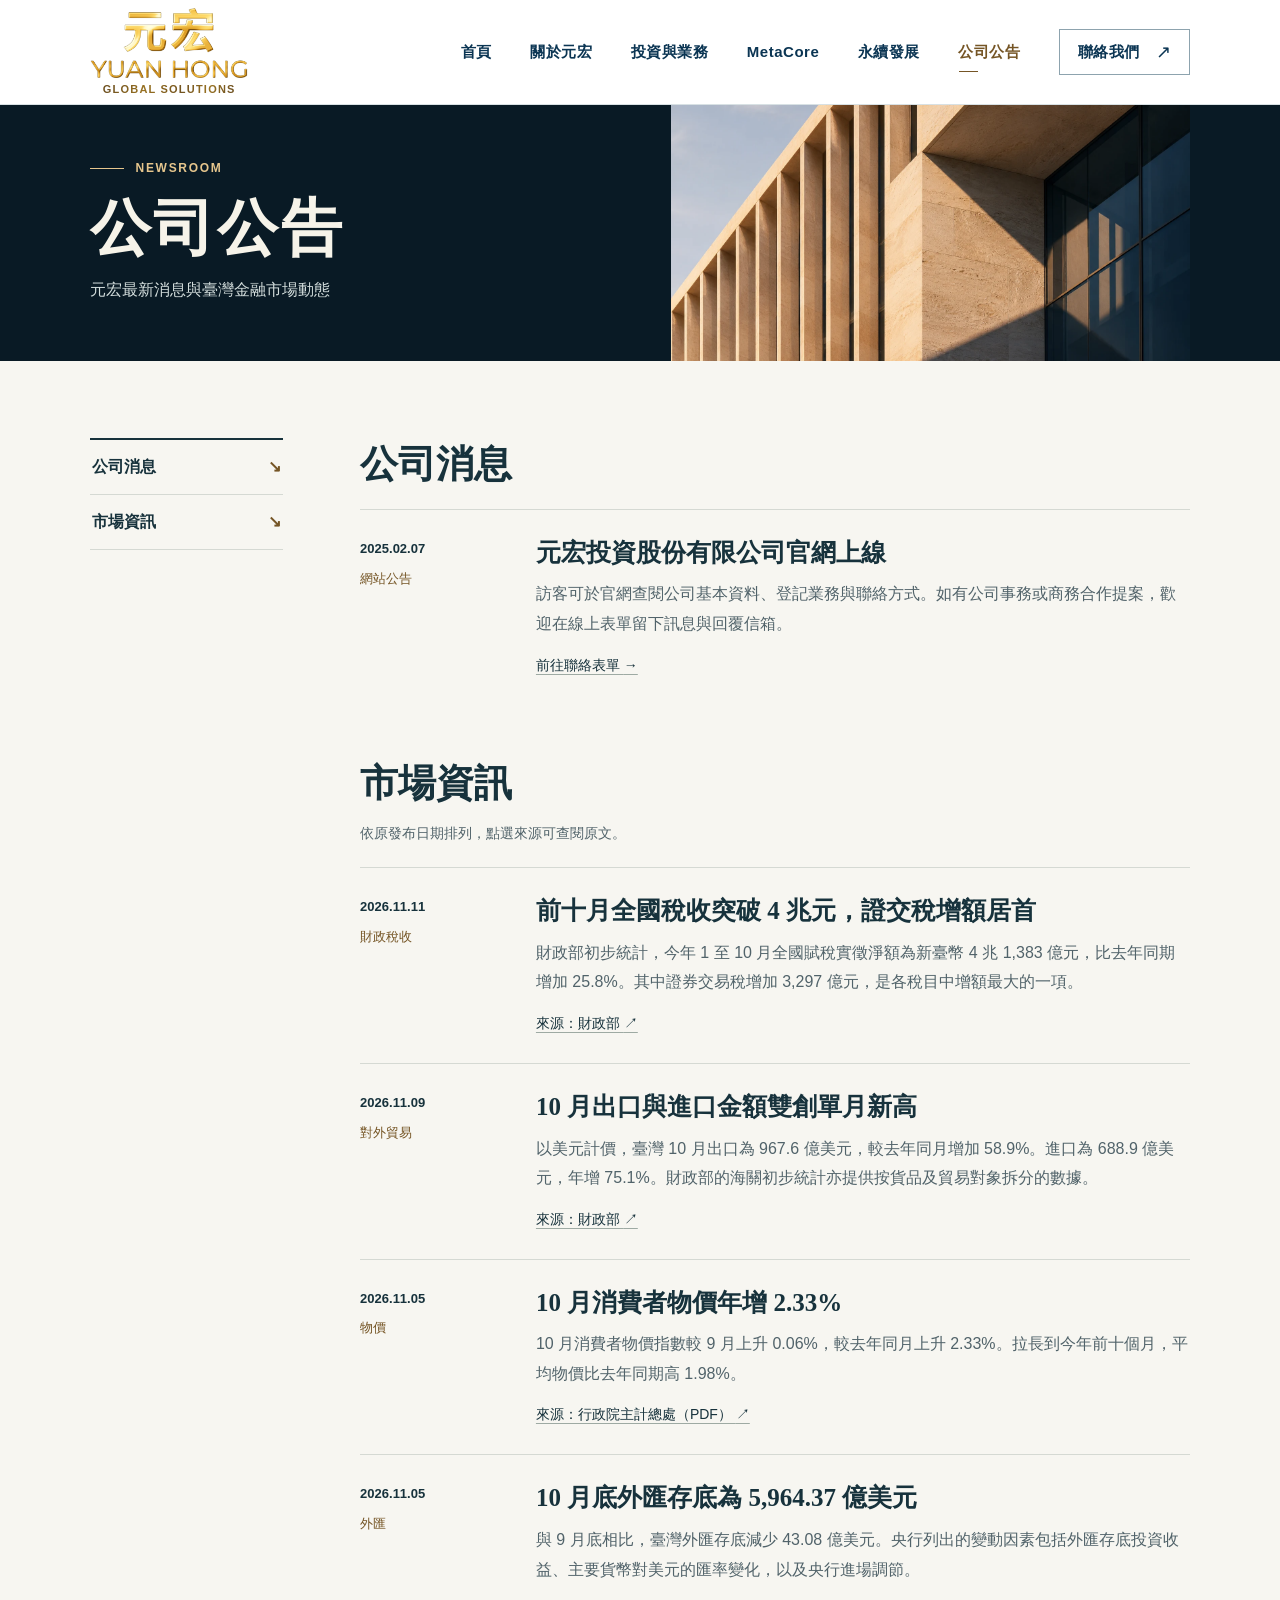
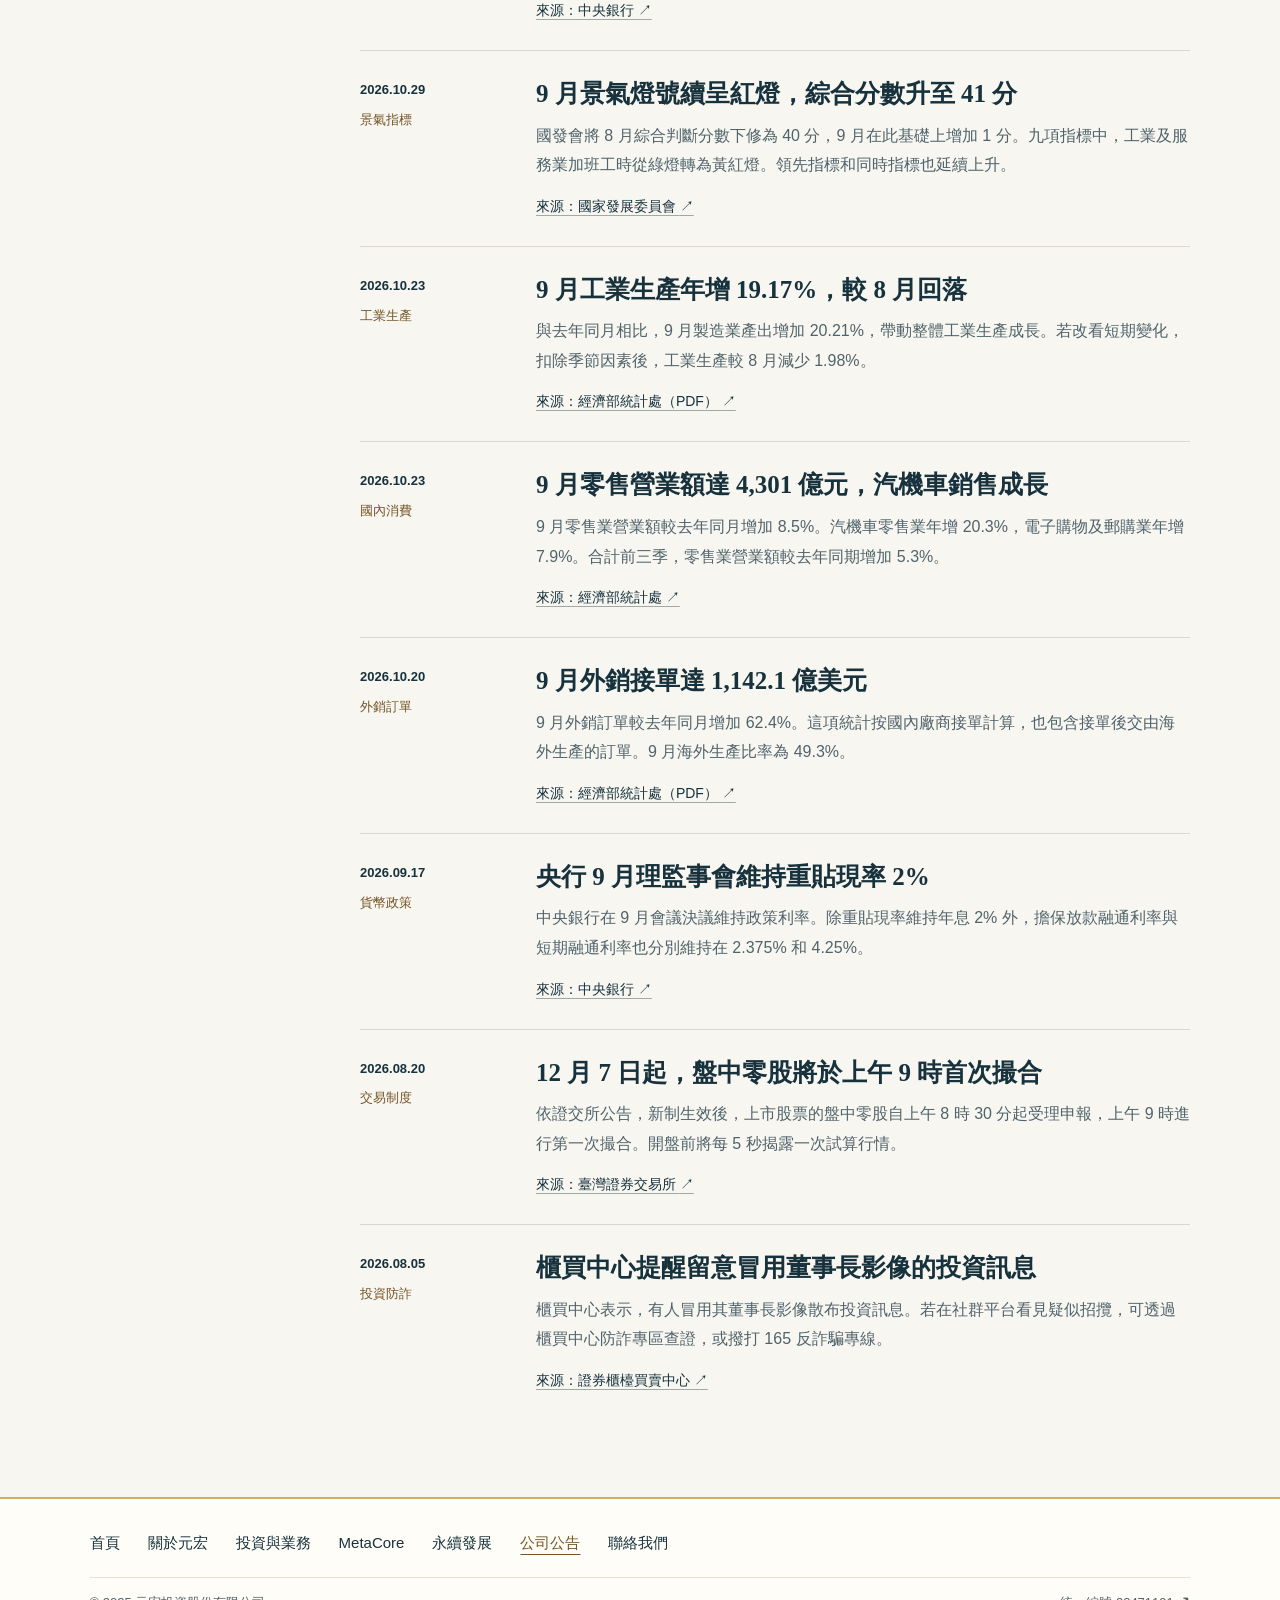
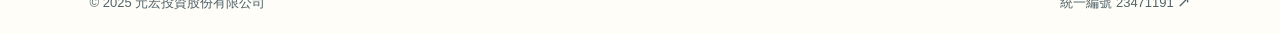
<file: news.html>
<!doctype html>
<html lang="zh-Hant-TW">
<head>
  <meta charset="utf-8">
  <meta name="viewport" content="width=device-width, initial-scale=1">
  <meta name="theme-color" content="#091a25">
  <meta name="description" content="元宏投資股份有限公司公告與臺灣市場資訊，涵蓋金融、產業統計與投資人消息。">
  <title>公司公告｜元宏投資股份有限公司</title>
  <link rel="canonical" href="https://yuanhong-inv.tw/news.html">
  <link rel="icon" href="assets/brand.png" type="image/png">
  <link rel="stylesheet" href="assets/style.css?v=light-footer-1">
  <link rel="stylesheet" href="assets/product.css?v=core-gold-2">
  <link rel="stylesheet" href="assets/news.css">
  <script src="assets/site.js" defer></script>
</head>
<body><a class="skip" href="#main">跳至主要內容</a>
<header class="mast"><div class="wrap mast-inner">
  <a class="brand wordmark" href="index.html" aria-label="元宏投資股份有限公司首頁"><img class="brand-lockup" src="assets/yuanhong-wordmark-core-gold.webp" width="600" height="276" alt=""><span class="brand-descriptor" lang="en">GLOBAL SOLUTIONS</span></a>
  <button type="button" class="menu-toggle" aria-expanded="false" aria-controls="main-nav"><span class="menu-icon" aria-hidden="true"></span><span class="menu-label">選單</span></button>
  <nav class="nav" id="main-nav" aria-label="主要導覽"><a class="nav-link" href="index.html">首頁</a>
<a class="nav-link" href="about.html">關於元宏</a>
<a class="nav-link" href="business.html">投資與業務</a>
<a class="nav-link" href="metacore.html">MetaCore</a>
<a class="nav-link" href="sustainability.html">永續發展</a>
<a class="nav-link" href="news.html" aria-current="page">公司公告</a>
<a class="nav-link nav-cta" href="contact.html">聯絡我們<span class="arrow" aria-hidden="true">↗</span></a></nav>
</div></header>
<main id="main">
  <section class="news-hero" aria-labelledby="news-title">
    <div class="wrap news-hero-inner">
      <div class="news-heading"><div class="eyebrow" lang="en">NEWSROOM</div><h1 id="news-title">公司公告</h1>
        <p>元宏最新消息與臺灣金融市場動態</p>
      </div>
      <img src="assets/architecture.webp" width="1536" height="1024" alt="">
    </div>
  </section>
  <div class="wrap news-layout">
    <nav class="news-index" aria-label="公告分類"><a href="#company">公司消息 <span aria-hidden="true">↘</span></a><a href="#market">市場資訊 <span aria-hidden="true">↘</span></a></nav>
    <div class="news-sections">
      <section id="company" aria-labelledby="company-title">
        <h2 id="company-title">公司消息</h2>
        <article class="bulletin">
          <div class="bulletin-meta"><time datetime="2025-02-07">2025.02.07</time><span>網站公告</span></div>
          <div class="bulletin-copy">
            <h3>元宏投資股份有限公司官網上線</h3>
            <p>訪客可於官網查閱公司基本資料、登記業務與聯絡方式。如有公司事務或商務合作提案，歡迎在線上表單留下訊息與回覆信箱。</p>
            <a class="bulletin-source" href="contact.html#inquiry">前往聯絡表單 <span aria-hidden="true">→</span></a>
          </div>
        </article>
      </section>
      <section id="market" aria-labelledby="market-title">
        <h2 id="market-title">市場資訊</h2>
        <p class="news-legend">依原發布日期排列，點選來源可查閱原文。</p>
      <article class="bulletin">
        <div class="bulletin-meta"><time datetime="2026-11-11">2026.11.11</time><span>財政稅收</span></div>
        <div class="bulletin-copy">
          <h3>前十月全國稅收突破 4 兆元，證交稅增額居首</h3>
          <p>財政部初步統計，今年 1 至 10 月全國賦稅實徵淨額為新臺幣 4 兆 1,383 億元，比去年同期增加 25.8%。其中證券交易稅增加 3,297 億元，是各稅目中增額最大的一項。</p>
          <a class="bulletin-source" href="https://www.mof.gov.tw/singlehtml/384fb3077bb349ea973e7fc6f13b6974?cntId=61896b390683430b82d977306d98f296">來源：財政部 <span aria-hidden="true">↗</span></a>
        </div>
      </article>
      <article class="bulletin">
        <div class="bulletin-meta"><time datetime="2026-11-09">2026.11.09</time><span>對外貿易</span></div>
        <div class="bulletin-copy">
          <h3>10 月出口與進口金額雙創單月新高</h3>
          <p>以美元計價，臺灣 10 月出口為 967.6 億美元，較去年同月增加 58.9%。進口為 688.9 億美元，年增 75.1%。財政部的海關初步統計亦提供按貨品及貿易對象拆分的數據。</p>
          <a class="bulletin-source" href="https://www.mof.gov.tw/singlehtml/384fb3077bb349ea973e7fc6f13b6974?cntId=f9fc5a222a1148e6b642c711a7b507fb">來源：財政部 <span aria-hidden="true">↗</span></a>
        </div>
      </article>
      <article class="bulletin">
        <div class="bulletin-meta"><time datetime="2026-11-05">2026.11.05</time><span>物價</span></div>
        <div class="bulletin-copy">
          <h3>10 月消費者物價年增 2.33%</h3>
          <p>10 月消費者物價指數較 9 月上升 0.06%，較去年同月上升 2.33%。拉長到今年前十個月，平均物價比去年同期高 1.98%。</p>
          <a class="bulletin-source" href="https://ws.dgbas.gov.tw/001/Upload/463/relfile/10980/236836/newstotal11510.pdf">來源：行政院主計總處（PDF） <span aria-hidden="true">↗</span></a>
        </div>
      </article>
      <article class="bulletin">
        <div class="bulletin-meta"><time datetime="2026-11-05">2026.11.05</time><span>外匯</span></div>
        <div class="bulletin-copy">
          <h3>10 月底外匯存底為 5,964.37 億美元</h3>
          <p>與 9 月底相比，臺灣外匯存底減少 43.08 億美元。央行列出的變動因素包括外匯存底投資收益、主要貨幣對美元的匯率變化，以及央行進場調節。</p>
          <a class="bulletin-source" href="https://www.cbc.gov.tw/tw/cp-302-194150-5dd50-1.html">來源：中央銀行 <span aria-hidden="true">↗</span></a>
        </div>
      </article>
      <article class="bulletin">
        <div class="bulletin-meta"><time datetime="2026-10-29">2026.10.29</time><span>景氣指標</span></div>
        <div class="bulletin-copy">
          <h3>9 月景氣燈號續呈紅燈，綜合分數升至 41 分</h3>
          <p>國發會將 8 月綜合判斷分數下修為 40 分，9 月在此基礎上增加 1 分。九項指標中，工業及服務業加班工時從綠燈轉為黃紅燈。領先指標和同時指標也延續上升。</p>
          <a class="bulletin-source" href="https://www.ndc.gov.tw/nc_332_40618">來源：國家發展委員會 <span aria-hidden="true">↗</span></a>
        </div>
      </article>
      <article class="bulletin">
        <div class="bulletin-meta"><time datetime="2026-10-23">2026.10.23</time><span>工業生產</span></div>
        <div class="bulletin-copy">
          <h3>9 月工業生產年增 19.17%，較 8 月回落</h3>
          <p>與去年同月相比，9 月製造業產出增加 20.21%，帶動整體工業生產成長。若改看短期變化，扣除季節因素後，工業生產較 8 月減少 1.98%。</p>
          <a class="bulletin-source" href="https://www.moea.gov.tw/MNS/populace/news/wHandNews_File.ashx?file_id=128431">來源：經濟部統計處（PDF） <span aria-hidden="true">↗</span></a>
        </div>
      </article>
      <article class="bulletin">
        <div class="bulletin-meta"><time datetime="2026-10-23">2026.10.23</time><span>國內消費</span></div>
        <div class="bulletin-copy">
          <h3>9 月零售營業額達 4,301 億元，汽機車銷售成長</h3>
          <p>9 月零售業營業額較去年同月增加 8.5%。汽機車零售業年增 20.3%，電子購物及郵購業年增 7.9%。合計前三季，零售業營業額較去年同期增加 5.3%。</p>
          <a class="bulletin-source" href="https://www.moea.gov.tw/mns/Populace/news/News.aspx?kind=1&amp;menu_id=40&amp;news_id=124344">來源：經濟部統計處 <span aria-hidden="true">↗</span></a>
        </div>
      </article>
      <article class="bulletin">
        <div class="bulletin-meta"><time datetime="2026-10-20">2026.10.20</time><span>外銷訂單</span></div>
        <div class="bulletin-copy">
          <h3>9 月外銷接單達 1,142.1 億美元</h3>
          <p>9 月外銷訂單較去年同月增加 62.4%。這項統計按國內廠商接單計算，也包含接單後交由海外生產的訂單。9 月海外生產比率為 49.3%。</p>
          <a class="bulletin-source" href="https://www.moea.gov.tw/mns/populace/news/wHandNews_File.ashx?file_id=128238">來源：經濟部統計處（PDF） <span aria-hidden="true">↗</span></a>
        </div>
      </article>
      <article class="bulletin">
        <div class="bulletin-meta"><time datetime="2026-09-17">2026.09.17</time><span>貨幣政策</span></div>
        <div class="bulletin-copy">
          <h3>央行 9 月理監事會維持重貼現率 2%</h3>
          <p>中央銀行在 9 月會議決議維持政策利率。除重貼現率維持年息 2% 外，擔保放款融通利率與短期融通利率也分別維持在 2.375% 和 4.25%。</p>
          <a class="bulletin-source" href="https://www.cbc.gov.tw/tw/cp-357-192864-4319f-1.html">來源：中央銀行 <span aria-hidden="true">↗</span></a>
        </div>
      </article>
      <article class="bulletin">
        <div class="bulletin-meta"><time datetime="2026-08-20">2026.08.20</time><span>交易制度</span></div>
        <div class="bulletin-copy">
          <h3>12 月 7 日起，盤中零股將於上午 9 時首次撮合</h3>
          <p>依證交所公告，新制生效後，上市股票的盤中零股自上午 8 時 30 分起受理申報，上午 9 時進行第一次撮合。開盤前將每 5 秒揭露一次試算行情。</p>
          <a class="bulletin-source" href="https://twse-regulation.twse.com.tw/tw/int/DAT01.aspx?FLCODE=FE399225">來源：臺灣證券交易所 <span aria-hidden="true">↗</span></a>
        </div>
      </article>
      <article class="bulletin">
        <div class="bulletin-meta"><time datetime="2026-08-05">2026.08.05</time><span>投資防詐</span></div>
        <div class="bulletin-copy">
          <h3>櫃買中心提醒留意冒用董事長影像的投資訊息</h3>
          <p>櫃買中心表示，有人冒用其董事長影像散布投資訊息。若在社群平台看見疑似招攬，可透過櫃買中心防詐專區查證，或撥打 165 反詐騙專線。</p>
          <a class="bulletin-source" href="https://antifraud.tpex.org.tw/">來源：證券櫃檯買賣中心 <span aria-hidden="true">↗</span></a>
        </div>
      </article>
      </section>
    </div>
  </div>
</main>
<footer class="footer" id="site-footer"><div class="wrap">
  <nav class="foot-nav" aria-label="頁尾導覽"><a href="index.html">首頁</a><a href="about.html">關於元宏</a><a href="business.html">投資與業務</a><a href="metacore.html">MetaCore</a><a href="sustainability.html">永續發展</a><a href="news.html" aria-current="page">公司公告</a><a href="contact.html">聯絡我們</a></nav>
  <div class="foot-base"><span>© 2025 元宏投資股份有限公司</span><a href="https://findbiz.nat.gov.tw/fts/company/23471191" target="_blank" rel="noopener noreferrer">統一編號 23471191 <span class="arrow" aria-hidden="true">↗</span></a></div>
</div></footer></body>
</html>
</file>
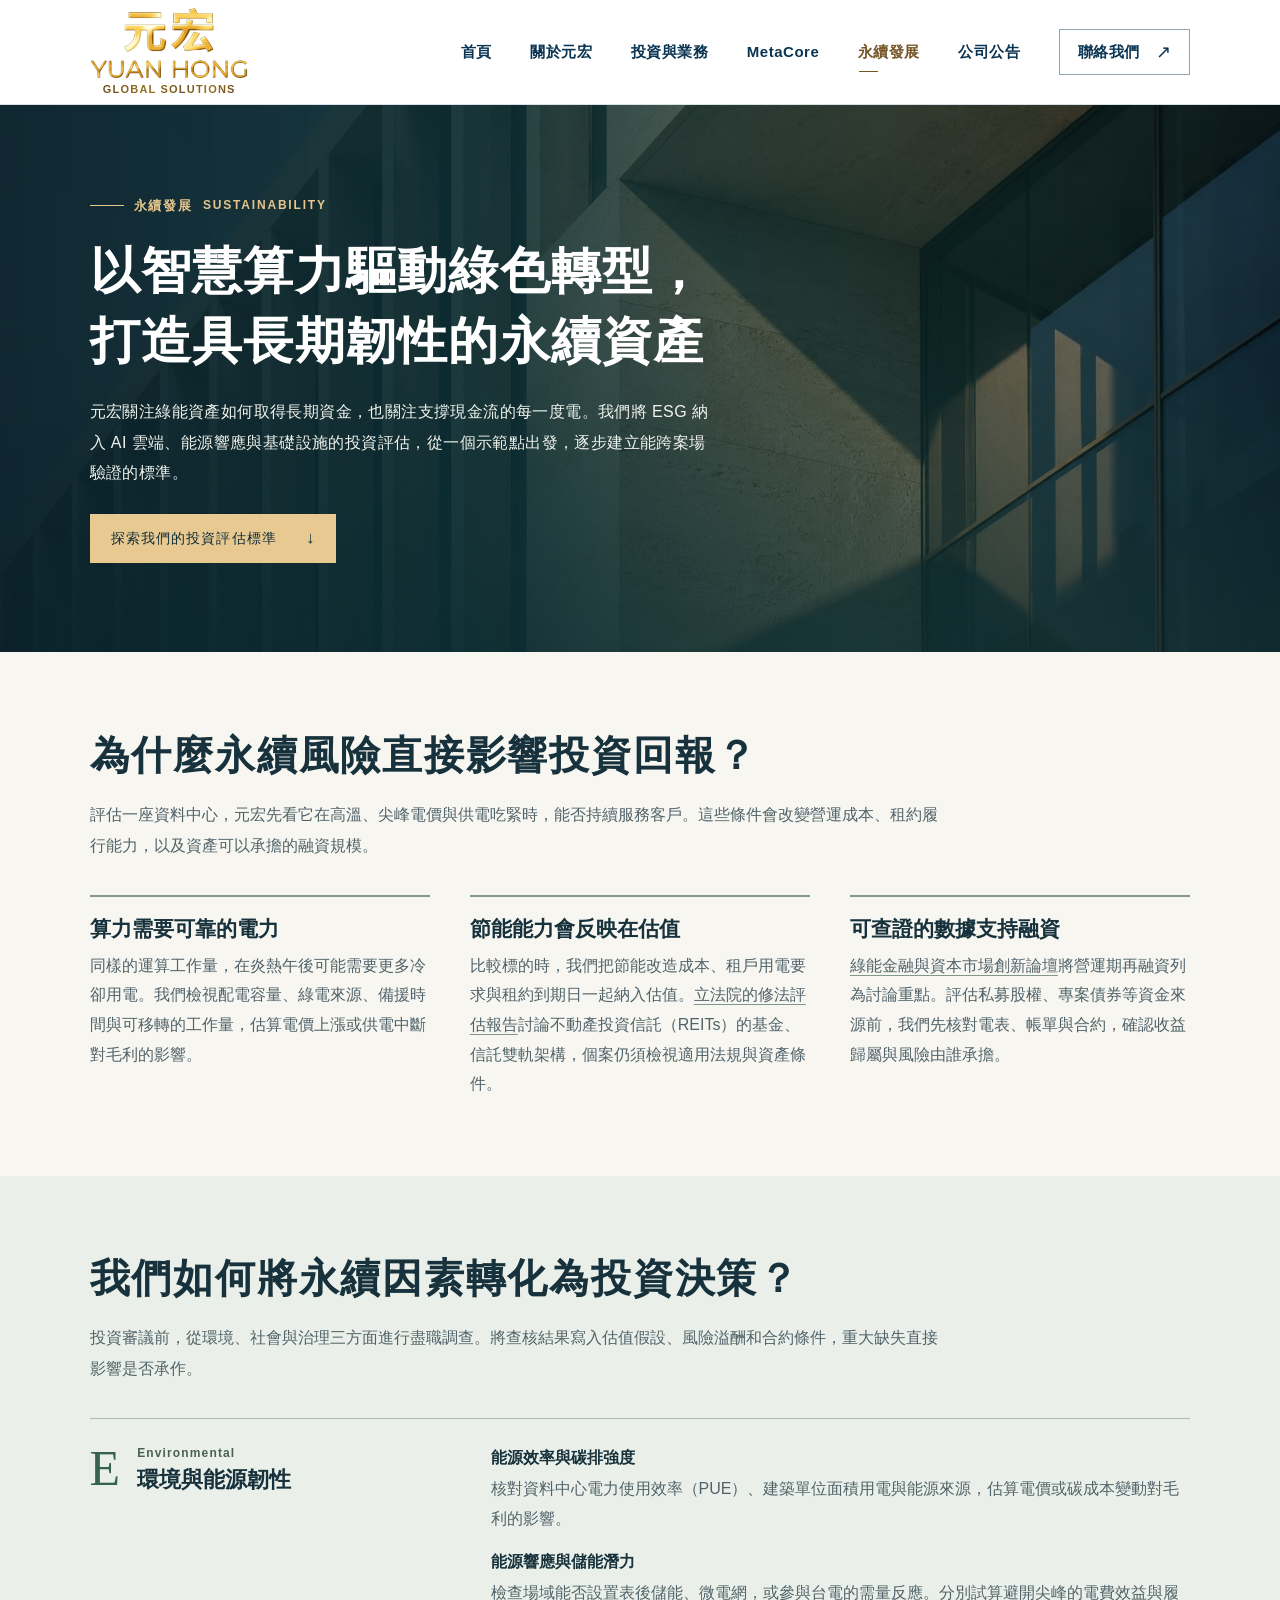
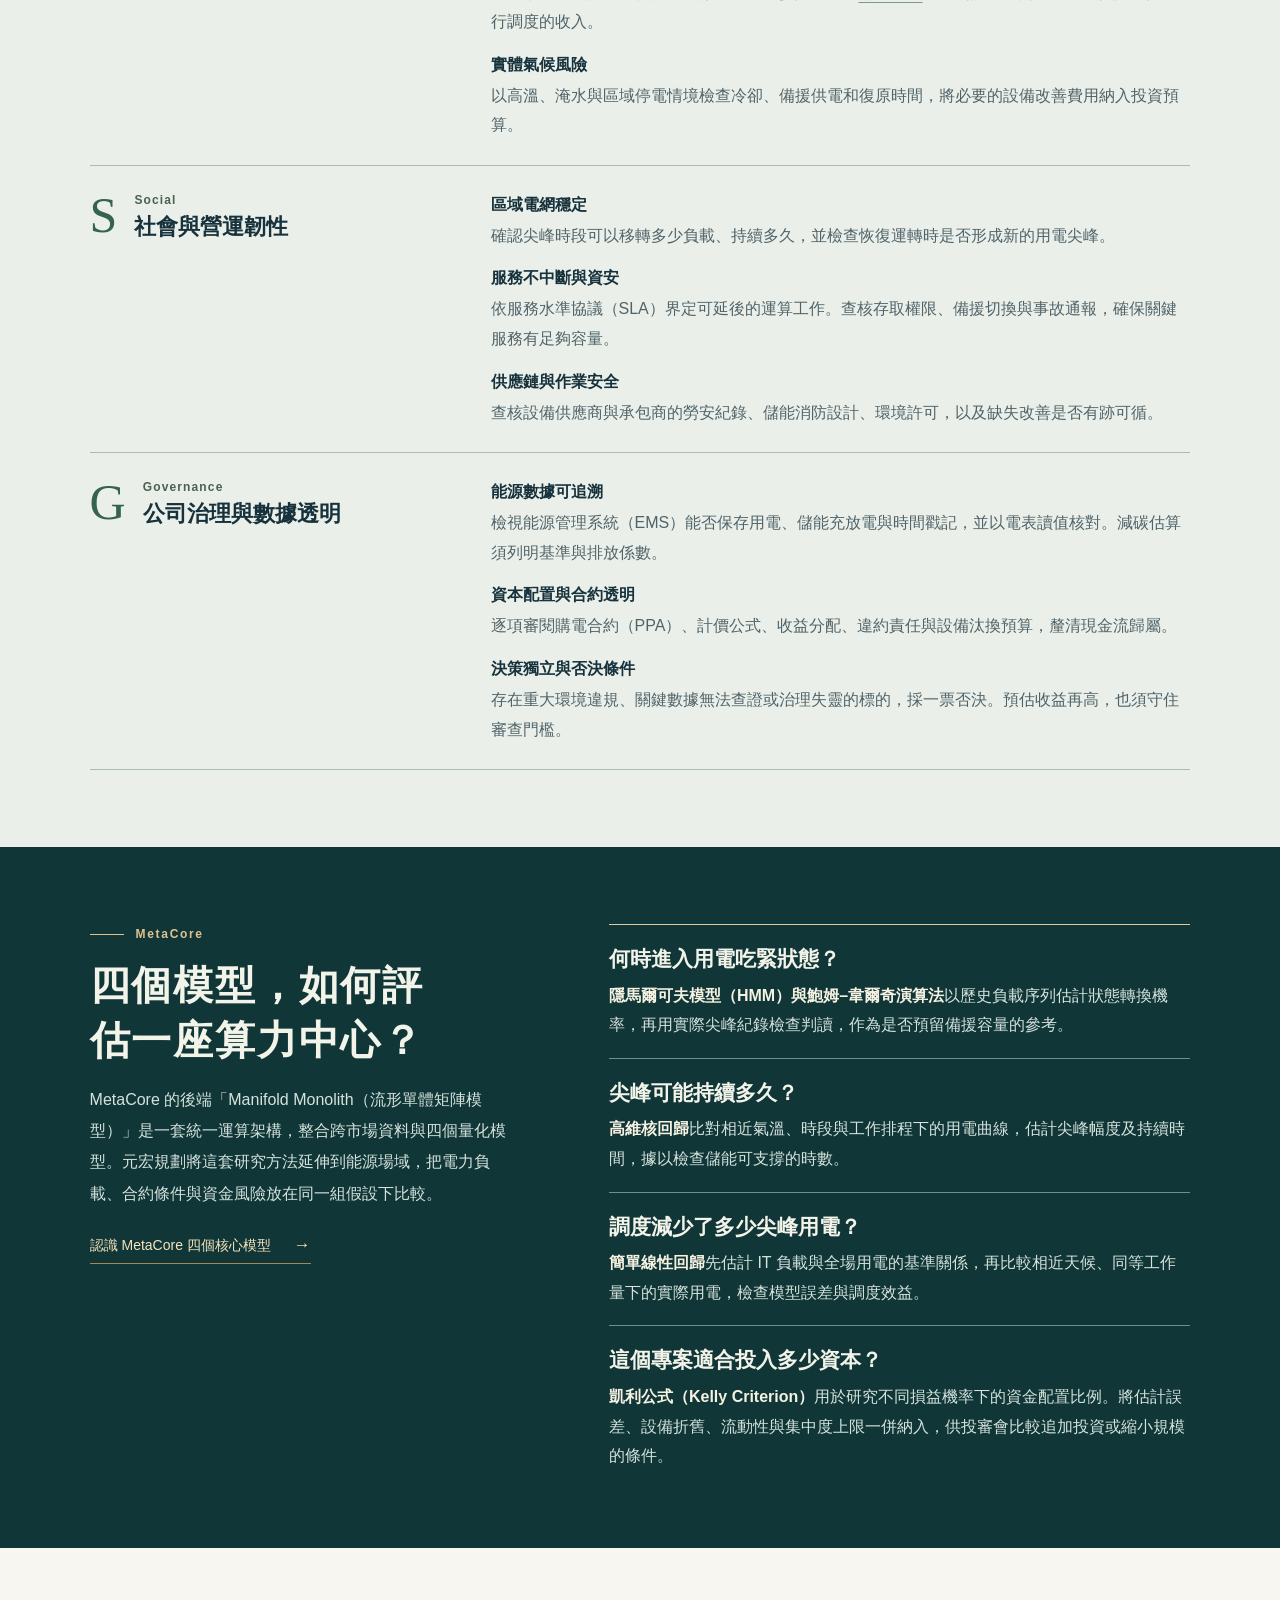
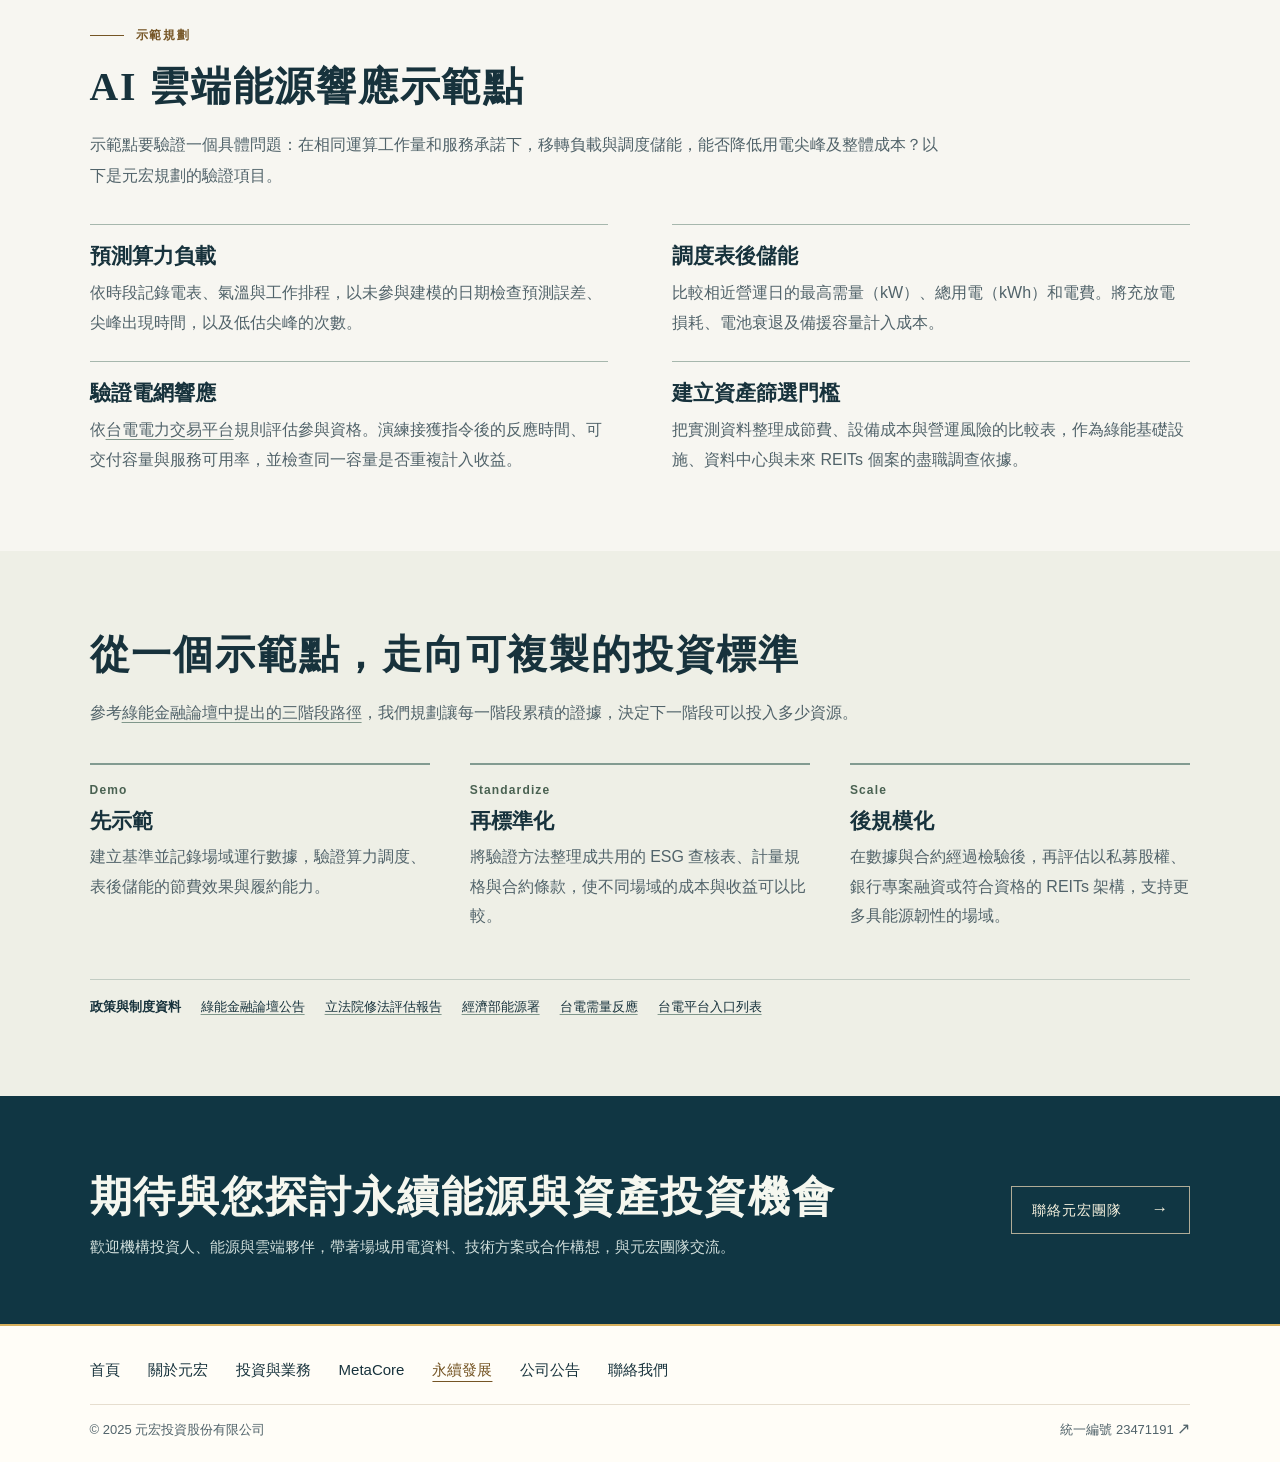
<file: sustainability.html>
<!doctype html>
<html lang="zh-Hant-TW">
<head>
  <meta charset="utf-8">
  <meta name="viewport" content="width=device-width, initial-scale=1">
  <meta name="theme-color" content="#091a25">
  <meta name="description" content="認識元宏的 ESG 投資評估標準、MetaCore 四個量化模型的能源應用規劃，以及 AI 雲端能源響應示範點的驗證方法。">
  <title>永續發展｜元宏投資股份有限公司</title>
  <link rel="canonical" href="https://yuanhong-inv.tw/sustainability.html">
  <link rel="icon" href="assets/brand.png" type="image/png">
  <link rel="stylesheet" href="assets/style.css?v=light-footer-1">
  <link rel="stylesheet" href="assets/product.css?v=core-gold-2">
  <link rel="stylesheet" href="assets/sustainability.css?v=wordmark-gold-1">
  <script src="assets/site.js" defer></script>
</head>
<body><a class="skip" href="#main">跳至主要內容</a>
<header class="mast"><div class="wrap mast-inner">
  <a class="brand wordmark" href="index.html" aria-label="元宏投資股份有限公司首頁"><img class="brand-lockup" src="assets/yuanhong-wordmark-core-gold.webp" width="600" height="276" alt=""><span class="brand-descriptor" lang="en">GLOBAL SOLUTIONS</span></a>
  <button type="button" class="menu-toggle" aria-expanded="false" aria-controls="main-nav"><span class="menu-icon" aria-hidden="true"></span><span class="menu-label">選單</span></button>
  <nav class="nav" id="main-nav" aria-label="主要導覽"><a class="nav-link" href="index.html">首頁</a>
<a class="nav-link" href="about.html">關於元宏</a>
<a class="nav-link" href="business.html">投資與業務</a>
<a class="nav-link" href="metacore.html">MetaCore</a>
<a class="nav-link" href="sustainability.html" aria-current="page">永續發展</a>
<a class="nav-link" href="news.html">公司公告</a>
<a class="nav-link nav-cta" href="contact.html">聯絡我們<span class="arrow" aria-hidden="true">↗</span></a></nav>
</div></header>
<main id="main">
  <section class="inner-hero esg-hero" aria-labelledby="sustainability-title">
    <img class="scenery" src="assets/architecture.webp" alt="" fetchpriority="high">
    <div class="wrap">
      <div class="eyebrow">永續發展 <span lang="en">SUSTAINABILITY</span></div>
      <h1 id="sustainability-title"><span>以智慧算力驅動綠色轉型，</span><span>打造具長期韌性的永續資產</span></h1>
      <p>元宏關注綠能資產如何取得長期資金，也關注支撐現金流的每一度電。我們將 ESG 納入 AI 雲端、能源響應與基礎設施的投資評估，從一個示範點出發，逐步建立能跨案場驗證的標準。</p>
      <a class="cta gold-btn" href="#esg-framework">探索我們的投資評估標準 <span class="arrow" aria-hidden="true">↓</span></a>
    </div>
  </section>

  <section class="section esg-section" aria-labelledby="risk-title">
    <div class="wrap">
      <h2 id="risk-title">為什麼永續風險直接影響投資回報？</h2>
      <p class="esg-intro">評估一座資料中心，元宏先看它在高溫、尖峰電價與供電吃緊時，能否持續服務客戶。這些條件會改變營運成本、租約履行能力，以及資產可以承擔的融資規模。</p>
      <div class="esg-columns">
        <article><h3>算力需要可靠的電力</h3><p>同樣的運算工作量，在炎熱午後可能需要更多冷卻用電。我們檢視配電容量、綠電來源、備援時間與可移轉的工作量，估算電價上漲或供電中斷對毛利的影響。</p></article>
        <article><h3>節能能力會反映在估值</h3><p>比較標的時，我們把節能改造成本、租戶用電要求與租約到期日一起納入估值。<a href="https://www.ly.gov.tw/Pages/Detail.aspx?nodeid=6588&amp;pid=238727">立法院的修法評估報告</a>討論不動產投資信託（REITs）的基金、信託雙軌架構，個案仍須檢視適用法規與資產條件。</p></article>
        <article><h3>可查證的數據支持融資</h3><p><a href="https://service.moea.gov.tw/EE514/tw/geipc/133-8255.html">綠能金融與資本市場創新論壇</a>將營運期再融資列為討論重點。評估私募股權、專案債券等資金來源前，我們先核對電表、帳單與合約，確認收益歸屬與風險由誰承擔。</p></article>
      </div>
    </div>
  </section>

  <section class="section esg-section esg-framework" id="esg-framework" aria-labelledby="framework-title" tabindex="-1">
    <div class="wrap">
      <h2 id="framework-title">我們如何將永續因素轉化為投資決策？</h2>
      <p class="esg-intro">投資審議前，從環境、社會與治理三方面進行盡職調查。將查核結果寫入估值假設、風險溢酬和合約條件，重大缺失直接影響是否承作。</p>
      <div class="esg-factor">
        <div class="esg-factor-name"><span aria-hidden="true">E</span><div><small lang="en">Environmental</small><h3>環境與能源韌性</h3></div></div>
        <dl class="esg-checks">
          <div><dt>能源效率與碳排強度</dt><dd>核對資料中心電力使用效率（PUE）、建築單位面積用電與能源來源，估算電價或碳成本變動對毛利的影響。</dd></div>
          <div><dt>能源響應與儲能潛力</dt><dd>檢查場域能否設置表後儲能、微電網，或參與台電的<a href="https://service.taipower.com.tw/csr/esg/services/smart-electricity-service">需量反應</a>。分別試算避開尖峰的電費效益與履行調度的收入。</dd></div>
          <div><dt>實體氣候風險</dt><dd>以高溫、淹水與區域停電情境檢查冷卻、備援供電和復原時間，將必要的設備改善費用納入投資預算。</dd></div>
        </dl>
      </div>
      <div class="esg-factor">
        <div class="esg-factor-name"><span aria-hidden="true">S</span><div><small lang="en">Social</small><h3>社會與營運韌性</h3></div></div>
        <dl class="esg-checks">
          <div><dt>區域電網穩定</dt><dd>確認尖峰時段可以移轉多少負載、持續多久，並檢查恢復運轉時是否形成新的用電尖峰。</dd></div>
          <div><dt>服務不中斷與資安</dt><dd>依服務水準協議（SLA）界定可延後的運算工作。查核存取權限、備援切換與事故通報，確保關鍵服務有足夠容量。</dd></div>
          <div><dt>供應鏈與作業安全</dt><dd>查核設備供應商與承包商的勞安紀錄、儲能消防設計、環境許可，以及缺失改善是否有跡可循。</dd></div>
        </dl>
      </div>
      <div class="esg-factor">
        <div class="esg-factor-name"><span aria-hidden="true">G</span><div><small lang="en">Governance</small><h3>公司治理與數據透明</h3></div></div>
        <dl class="esg-checks">
          <div><dt>能源數據可追溯</dt><dd>檢視能源管理系統（EMS）能否保存用電、儲能充放電與時間戳記，並以電表讀值核對。減碳估算須列明基準與排放係數。</dd></div>
          <div><dt>資本配置與合約透明</dt><dd>逐項審閱購電合約（PPA）、計價公式、收益分配、違約責任與設備汰換預算，釐清現金流歸屬。</dd></div>
          <div><dt>決策獨立與否決條件</dt><dd>存在重大環境違規、關鍵數據無法查證或治理失靈的標的，採一票否決。預估收益再高，也須守住審查門檻。</dd></div>
        </dl>
      </div>
    </div>
  </section>

  <section class="section esg-section esg-research" id="esg-models" aria-labelledby="research-title">
    <div class="wrap esg-split">
      <div><div class="kicker" lang="en">MetaCore</div><h2 id="research-title">四個模型，如何評估一座算力中心？</h2>
        <p class="esg-intro">MetaCore 的後端「Manifold Monolith（流形單體矩陣模型）」是一套統一運算架構，整合跨市場資料與四個量化模型。元宏規劃將這套研究方法延伸到能源場域，把電力負載、合約條件與資金風險放在同一組假設下比較。</p>
        <a class="text-link" href="metacore.html#models">認識 MetaCore 四個核心模型 <span class="arrow" aria-hidden="true">→</span></a>
      </div>
      <dl class="esg-model-list">
        <div><dt>何時進入用電吃緊狀態？</dt><dd><strong>隱馬爾可夫模型（HMM）與鮑姆–韋爾奇演算法</strong>以歷史負載序列估計狀態轉換機率，再用實際尖峰紀錄檢查判讀，作為是否預留備援容量的參考。</dd></div>
        <div><dt>尖峰可能持續多久？</dt><dd><strong>高維核回歸</strong>比對相近氣溫、時段與工作排程下的用電曲線，估計尖峰幅度及持續時間，據以檢查儲能可支撐的時數。</dd></div>
        <div><dt>調度減少了多少尖峰用電？</dt><dd><strong>簡單線性回歸</strong>先估計 IT 負載與全場用電的基準關係，再比較相近天候、同等工作量下的實際用電，檢查模型誤差與調度效益。</dd></div>
        <div><dt>這個專案適合投入多少資本？</dt><dd><strong>凱利公式（Kelly Criterion）</strong>用於研究不同損益機率下的資金配置比例。將估計誤差、設備折舊、流動性與集中度上限一併納入，供投審會比較追加投資或縮小規模的條件。</dd></div>
      </dl>
    </div>
  </section>

  <section class="section esg-section" id="energy-pilot" aria-labelledby="pilot-title">
    <div class="wrap">
      <div class="kicker">示範規劃</div><h2 id="pilot-title">AI 雲端能源響應示範點</h2>
      <p class="esg-intro">示範點要驗證一個具體問題：在相同運算工作量和服務承諾下，移轉負載與調度儲能，能否降低用電尖峰及整體成本？以下是元宏規劃的驗證項目。</p>
      <dl class="esg-pilot-grid">
        <div><dt>預測算力負載</dt><dd>依時段記錄電表、氣溫與工作排程，以未參與建模的日期檢查預測誤差、尖峰出現時間，以及低估尖峰的次數。</dd></div>
        <div><dt>調度表後儲能</dt><dd>比較相近營運日的最高需量（kW）、總用電（kWh）和電費。將充放電損耗、電池衰退及備援容量計入成本。</dd></div>
        <div><dt>驗證電網響應</dt><dd>依<a href="https://etp.taipower.com.tw/">台電電力交易平台</a>規則評估參與資格。演練接獲指令後的反應時間、可交付容量與服務可用率，並檢查同一容量是否重複計入收益。</dd></div>
        <div><dt>建立資產篩選門檻</dt><dd>把實測資料整理成節費、設備成本與營運風險的比較表，作為綠能基礎設施、資料中心與未來 REITs 個案的盡職調查依據。</dd></div>
      </dl>
    </div>
  </section>

  <section class="section esg-section esg-road" aria-labelledby="road-title">
    <div class="wrap">
      <h2 id="road-title">從一個示範點，走向可複製的投資標準</h2>
      <p class="esg-intro">參考<a href="https://www.cna.com.tw/news/afe/202611030327.aspx">綠能金融論壇中提出的三階段路徑</a>，我們規劃讓每一階段累積的證據，決定下一階段可以投入多少資源。</p>
      <ol class="esg-phases">
        <li><small lang="en">Demo</small><h3>先示範</h3><p>建立基準並記錄場域運行數據，驗證算力調度、表後儲能的節費效果與履約能力。</p></li>
        <li><small lang="en">Standardize</small><h3>再標準化</h3><p>將驗證方法整理成共用的 ESG 查核表、計量規格與合約條款，使不同場域的成本與收益可以比較。</p></li>
        <li><small lang="en">Scale</small><h3>後規模化</h3><p>在數據與合約經過檢驗後，再評估以私募股權、銀行專案融資或符合資格的 REITs 架構，支持更多具能源韌性的場域。</p></li>
      </ol>
      <div class="esg-sources"><span>政策與制度資料</span>
        <a href="https://service.moea.gov.tw/EE514/tw/geipc/133-8255.html">綠能金融論壇公告</a>
        <a href="https://www.ly.gov.tw/Pages/Detail.aspx?nodeid=6588&amp;pid=238727">立法院修法評估報告</a>
        <a href="https://www.moeaea.gov.tw/">經濟部能源署</a>
        <a href="https://service.taipower.com.tw/csr/esg/services/smart-electricity-service">台電需量反應</a>
        <a href="https://service.taipower.com.tw/csr/links">台電平台入口列表</a>
      </div>
    </div>
  </section>

  <section class="banner" aria-labelledby="esg-contact-title"><div class="wrap banner-row">
    <div><h2 id="esg-contact-title">期待與您探討永續能源與資產投資機會</h2><p>歡迎機構投資人、能源與雲端夥伴，帶著場域用電資料、技術方案或合作構想，與元宏團隊交流。</p></div>
    <a class="cta outline-btn" href="contact.html#inquiry">聯絡元宏團隊 <span class="arrow" aria-hidden="true">→</span></a>
  </div></section>
</main>
<footer class="footer" id="site-footer"><div class="wrap">
  <nav class="foot-nav" aria-label="頁尾導覽"><a href="index.html">首頁</a><a href="about.html">關於元宏</a><a href="business.html">投資與業務</a><a href="metacore.html">MetaCore</a><a href="sustainability.html" aria-current="page">永續發展</a><a href="news.html">公司公告</a><a href="contact.html">聯絡我們</a></nav>
  <div class="foot-base"><span>© 2025 元宏投資股份有限公司</span><a href="https://findbiz.nat.gov.tw/fts/company/23471191" target="_blank" rel="noopener noreferrer">統一編號 23471191 <span class="arrow" aria-hidden="true">↗</span></a></div>
</div></footer></body>
</html>
</file>
<file: assets/style.css>
:root {
  --navy: #0a2633;
  --deep: #081f2b;
  --ink: #17323c;
  --muted: #51636a;
  --paper: #f7f6f1;
  --line: #d5d9d3;
  --gold: #e6c68d;
  --gold-ink: #755525;
  --serif: Georgia, "Noto Serif TC", "Songti TC", "LiSong Pro", "PMingLiU", "MingLiU", "Microsoft JhengHei", serif;
  --sans: "Instrument Sans", -apple-system, BlinkMacSystemFont, "Segoe UI", "PingFang TC", "Microsoft JhengHei", "Noto Sans TC", sans-serif;
}
* { box-sizing: border-box; }
html { scroll-behavior: smooth; }
body { margin: 0; color: var(--ink); background: var(--paper); font-family: var(--sans); line-height: 1.75; }
a { color: inherit; text-decoration: none; }
button { font: inherit; color: inherit; cursor: pointer; }
a:focus-visible, button:focus-visible, summary:focus-visible { outline: 3px solid #e7a63c; outline-offset: 5px; }
img { display: block; width: 100%; height: auto; }
p, h1, h2, h3, figure, dl, dd { margin: 0; }
h1, h2, h3 { text-wrap: balance; }
.wrap { width: min(86%, 1256px); margin: 0 auto; }
.skip { position: fixed; top: -100px; z-index: 20; padding: 12px 20px; background: white; }
.skip:focus { top: 5px; left: 5px; }
.mast { position: relative; z-index: 5; color: #f9f9f4; background: var(--deep); border-bottom: 1px solid #ffffff1c; }
.mast-inner { min-height: 83px; display: flex; align-items: center; justify-content: space-between; gap: 24px; }
.brand { display: inline-flex; gap: 13px; align-items: center; flex-shrink: 0; }
.brand-text { display: grid; gap: 1px; }
.brand-name { font-family: var(--serif); font-weight: 700; letter-spacing: .16em; font-size: 23px; line-height: 1.3; }
.brand-en, .eyebrow, .kicker, .tiny-en { font-family: var(--sans); font-weight: 650; }
.brand-en { font-size: 8px; letter-spacing: .19em; line-height: 1.4; color: #e4d9bd; }
.nav { display: flex; gap: clamp(20px, 3vw, 48px); align-items: center; }
.nav-link { font-size: 15px; font-weight: 600; letter-spacing: .035em; position: relative; padding: 9px 0; color: #e5ebe9; }
.nav-link:hover, .nav-link[aria-current="page"] { color: var(--gold); }
.nav-link[aria-current="page"]::after { content: ""; position: absolute; bottom: 2px; left: 1px; width: 19px; height: 1px; background: var(--gold); }
.nav-cta { display: inline-flex; align-items: center; gap: 16px; padding: 9px 18px; border: 1px solid #9c997f; }
.nav-cta:hover, .nav-cta[aria-current="page"] { background: #203842; }
.nav-cta[aria-current="page"]::after { display: none; }
.menu-toggle { display: none; }
.arrow { font-family: Arial, sans-serif; font-size: 1.2em; line-height: 1; font-weight: 400; }
.hero { position: relative; isolation: isolate; overflow: hidden; color: white; background: #12313d; }
.hero .scenery, .inner-hero .scenery { position: absolute; z-index: -2; inset: 0; height: 100%; object-fit: cover; object-position: 50% 48%; }
.hero::before,.inner-hero::before { content: ""; position: absolute; z-index: -1; inset: 0; background: linear-gradient(90deg,rgba(1,21,32,.84) 0%,rgba(3,23,31,.51) 33%,rgba(4,23,32,.12) 59%,transparent 85%),linear-gradient(0deg,#061c2766,transparent 29%); }
.hero-inner { display: flex; flex-direction: column; justify-content: center; min-height: clamp(568px, 72svh, 765px); padding-block: 65px 108px; }
.eyebrow,.kicker { display: flex; align-items: center; gap: 12px; font-size: 12px; letter-spacing: .14em; }
.eyebrow { color: var(--gold); }
.eyebrow::before,.kicker::before { content:""; display:inline-block; width: 34px; height: 1px; background:currentColor; }
.hero h1 { font-family: var(--serif); font-weight: 600; font-size: clamp(62px, 5.9vw, 98px); line-height: 1.25; letter-spacing: .045em; margin: 20px 0 15px; }
.hero h1 span { display: block; }
.hero .subtitle { color: #e7eeeb; font-size: clamp(15px,1.3vw,20px); letter-spacing: .10em; }
.cta { display: inline-flex; align-items: center; justify-content: space-between; gap: 29px; min-height: 46px; padding: 11px 20px; font-size: 14px; letter-spacing: .08em; transition: background .2s,color .2s; }
.gold-btn { background: #e7c991; color: #142f38; border: 1px solid transparent; }
.gold-btn:hover { background: #f3deb6; }
.hero .cta { align-self: flex-start; margin-top: 30px; }
.hero-base { position: absolute; bottom: 22px; left: 0; right: 0; }
.scroll-link { display: inline-flex; align-items: center; gap: 11px; padding: 5px 0; font-size: 12px; letter-spacing: .15em; }
.scroll-link i { width: 17px; height: 25px; border:1px solid #ffffff82; border-radius: 12px; display: grid; place-items: center; font-style: normal; font-size: 12px; }
.facts { background: #efefe8; border-bottom: 1px solid var(--line); }
.facts-grid { display: grid; grid-template-columns: 1.05fr 1fr 1.1fr 1fr; align-items: center; padding-block: 28px; }
.kicker { color: var(--gold-ink); }
.facts-intro .kicker { font-size: 11px; letter-spacing: .12em; }
.facts-intro .kicker::before { display: none; }
.facts-intro h2 { font-family: var(--serif); font-size: 24px; font-weight: 600; letter-spacing: .08em; margin-top: 2px; }
.fact { padding-left: clamp(20px,3.8vw,64px); border-left:1px solid #c8d0c9; }
.fact dt { color: var(--muted); font-size: 14px; letter-spacing: .065em; line-height: 1.5; }
.fact dd { font-family: var(--serif); font-size: clamp(27px,2.6vw,40px); line-height: 1.25; margin-bottom: 4px; }
.fact .num { font-family: Georgia, 'Times New Roman', serif; font-weight: 400; font-variant-numeric: lining-nums; }
.fact small { font-family: var(--sans); font-size: max(12px, .36em); margin-left: .4em; }
.section { padding-block: clamp(58px,7.6vw,118px); }
.split { display: grid; grid-template-columns: 1fr 1.02fr; align-items: center; gap: clamp(45px,7.5vw,122px); }
.section h2, .banner h2 { font: 600 clamp(31px,3.25vw,53px)/1.4 var(--serif); letter-spacing: .045em; margin: 13px 0 19px; }
.body-copy { line-height: 1.95; color: var(--muted); font-size: 16px; max-width: 46em; }
.text-link { width: fit-content; color: var(--ink); display: inline-flex; align-items: center; gap: 23px; font-size: 14px; margin-top: 24px; padding-bottom: 6px; border-bottom: 1px solid #a68756; }
.text-link:hover { color: var(--gold-ink); }
.arch { aspect-ratio: 1.55; object-fit: cover; }
.banner { color: #f5f7ef; background: #103643; padding-block: clamp(42px,5vw,75px); }
.banner-row { display: flex; align-items: center; justify-content: space-between; gap: 30px; }
.banner h2 { margin: 8px 0; }
.banner p { color: #d1dfdc; font-size: 15px; }
.outline-btn { color: #f7f2df; border:1px solid #b0ac97; flex-shrink: 0; }
.outline-btn:hover { color: var(--deep); background: #e7d5b4; }
.footer { background: #fffdf7; color: var(--ink); border-top: 2px solid #d6af5d; font-size: 15px; padding: 22px 0 20px; }
.foot-nav { display: flex; flex-wrap: wrap; gap: 0 28px; }
.foot-nav a { display: inline-flex; align-items: center; min-height: 44px; }
.foot-nav a[aria-current="page"] { color: var(--gold-ink); text-decoration: underline; text-underline-offset: .4em; }
.foot-nav a:hover, .foot-base a:hover { color: var(--gold-ink); text-decoration: underline; }
.foot-base { display: flex; align-items: center; justify-content: space-between; gap: 20px; border-top: 1px solid #e6decf; margin-top: 12px; padding-top: 14px; color: var(--muted); font-size: 13px; }
.inner-hero { position: relative; isolation: isolate; overflow: hidden; background: var(--navy); color: white; }
.inner-hero .wrap { min-height: clamp(265px,32vw,390px); display: flex; flex-direction: column; justify-content: center; padding: 48px 0; }
.inner-hero h1 { font: 600 clamp(40px,5vw,78px)/1.32 var(--serif); letter-spacing: .08em; margin: 14px 0 9px; }
.inner-hero p { color: #e1eae8; font-size: 16px; letter-spacing: .06em; }
.inner-hero.arch-head .scenery { object-position: 50% 42%; }
.inner-hero.arch-head::before { background: linear-gradient(90deg,#061e2be8 0%,#0a2435be 38%,#0a283e2e 86%); }
.inner-hero.contact-head .scenery { object-position: 42% 70%; }
.inner-hero.business-head .scenery { object-position: 65% 82%; }
.content-split { display: grid; grid-template-columns: minmax(240px,.85fr) minmax(0,1.4fr); gap: clamp(40px,7vw,110px); }
.content-split h2 { margin-bottom: 14px; }
.details { border-top: 2px solid #34515a; }
.detail { display: grid; grid-template-columns: minmax(100px, .7fr) minmax(0,1.5fr); column-gap: 14px; padding: 18px 0; border-bottom: 1px solid var(--line); font-size: 15px; }
.detail dt { color: #576a6f; }
.detail dd { font-weight: 600; }
.soft-section { background: #eaeee8; }
.article h3 { font: 650 clamp(21px, 2vw, 26px)/1.45 var(--sans); margin-bottom: 9px; }
.article + .article { margin-top: 30px; padding-top: 26px; border-top: 1px solid var(--line); }
.contact-panel { background:#fffef9; border:1px solid var(--line); padding: clamp(22px,4vw,54px); }
.contact-panel h3 { font: 600 clamp(24px,2.65vw,40px)/1.4 var(--serif); margin: 10px 0 12px; }
.contact-panel address { font-style: normal; font-size: 17px; line-height: 1.8; }
.contact-actions { display: flex; flex-wrap: wrap; align-items:center; gap: 9px 24px; margin-top: 20px; }
.contact-actions .text-link { margin: 0; }
.copy { border: 1px solid #8a9c9d; background: transparent; min-height: 40px; padding: 7px 14px; font-size:14px; }
.copy:hover { background: #edf1eb; }
.status { color:#466754; font-size: 13px; }
@media(max-width:780px) {
 .wrap { width: 89%; }
 .mast-inner { min-height: 70px; }
 .brand-name { font-size:20px; } 
 .menu-toggle { display: inline-flex; align-items: center; gap: 9px; padding: 9px 0 9px 10px; border: 0; background: transparent; color: white; font-size: 13px; letter-spacing: .08em; }
 .menu-icon { width: 20px; height: 12px; position: relative; border-top:1px solid currentColor; border-bottom:1px solid currentColor; }
 .menu-icon::after { content:""; position:absolute; left:0; right:5px; top:5px; border-top:1px solid currentColor; }
 .nav { display:none; position:absolute; top:100%; left:0; right:0; background:var(--deep); padding: 9px 5.5% 25px; border-top: 1px solid #ffffff21; }
 .nav.open { display:grid; gap:0; }
 .nav-link { padding: 13px 4px; border-bottom: 1px solid #ffffff26; }
 .nav-link[aria-current="page"]::after { display: none; }
 .nav-cta { border-width: 0 0 1px; justify-content: space-between; }
 .facts-grid { grid-template-columns: 1fr 1fr 1.05fr; row-gap: 19px; }
 .facts-intro { grid-column:1/-1; display:flex; align-items:center; gap:14px; }
 .facts-intro h2 { font-size:20px; margin:0; order:-1; }
 .fact { padding-left:18px; }
 .fact:nth-child(2) { padding-left:0; border:0; }
 .fact dd { font-size:30px; } .fact dt { font-size:13px; }
 .hero-inner { min-height: 570px; } .hero h1 { font-size:clamp(52px,8.5vw,68px); }
 .split { gap: 28px; }
 .content-split { grid-template-columns: 1fr; gap:28px; }
}
@media(max-width:580px) {
 .hero-inner { min-height:clamp(470px,68svh,600px); padding: 58px 0 88px; }
 .hero .scenery { object-position: 59% 45%; }
 .hero::before { background: linear-gradient(90deg,#07212fc7 0%,#09212e75 56%,#09212e0d),linear-gradient(0deg,#05182280,transparent 69%); }
 .hero h1 { margin: 18px 0 14px; font-size: clamp(45px,10.8vw,63px); }
 .eyebrow,.kicker { font-size: 11px; }
 .hero .subtitle { font-size:14px; letter-spacing:.12em; }
 .hero .cta { margin-top:24px; }
 .hero-base { bottom:17px; }
 .facts-grid { padding-block:22px; }
 .fact dd { font-size: 27px; } .fact { padding-left:13px; }
 .split { grid-template-columns:1fr; }
 .banner-row { flex-direction:column; align-items:flex-start; gap:20px; }
 .foot-nav { display: grid; grid-template-columns: repeat(3,minmax(0,1fr)); gap: 0 12px; }
 .foot-base { flex-direction:column; align-items:flex-start; gap:6px; }
 .inner-hero .wrap { min-height:260px; }
 .detail { grid-template-columns:90px minmax(0,1fr); }
 .contact-panel address { font-size:16px; }
}
@media(prefers-reduced-motion:reduce){html { scroll-behavior:auto; } *,*::before,*::after { transition:none!important; }}
</file>
<file: assets/product.css>
:root { --deep: #091a25; --navy: #102737; }
.brand.wordmark { display: inline-grid; justify-items: center; row-gap: 4px; width: 158px; }
.wordmark .brand-lockup { width: 100%; height: auto; }
.brand-descriptor { font: 600 11px/1.25 var(--sans); letter-spacing: .11em; padding-left: .11em; white-space: nowrap; color: var(--gold-ink); }
@supports (background-clip: text) {
  .mast .brand-descriptor {
    color: transparent;
    background-image: linear-gradient(115deg, #715321 8%, #987223 32%, #835f1e 48%, #715321 60%, #987223 78%, #715321 94%);
    background-clip: text;
  }
}
@media (forced-colors: active), print {
  .mast .brand-descriptor { background: none; color: CanvasText; }
}

.mast { background: #fff; color: #0b3553; border-bottom-color: #d8e1e4; }
.mast-inner { min-height: 104px; }
.mast .nav-link, .mast .menu-toggle { color: #0b3553; }
.mast .nav-link:hover, .mast .nav-link[aria-current="page"] { color: var(--gold-ink); }
.mast .nav-link[aria-current="page"]::after { background: var(--gold-ink); }
.mast .nav-cta { border-color: #8da3ae; }
.mast .nav-cta:hover, .mast .nav-cta[aria-current="page"] { background: #f7f2e8; }
@media (max-width:780px) {
 .mast .wordmark { width: 132px; }
 .mast-inner { min-height: 90px; }
 .mast .nav { background:#fff; border-top-color:#d8e1e4; }
 .mast .nav-link { border-bottom-color:#d8e1e4; }
}
.hero-actions { display: flex; gap: 27px; align-items: center; flex-wrap: wrap; margin-top: 29px; }
.hero-actions .cta { margin: 0; }
.hero-product { display: inline-flex; align-items: center; gap: 10px; padding: 6px 0; border-bottom: 1px solid #ffffff86; font-size: 15px; }
.hero-product:hover { color: var(--gold); }
.hero h1.corporate-head { font-size: clamp(47px,5.2vw,84px); }
.product-panel, .product-hero { background: #0b202e; color: #f3f4e9; position: relative; overflow: hidden; isolation: isolate; }
.product-panel::before, .product-hero::before { content: ""; position: absolute; inset: 0; z-index: -1; background: radial-gradient(ellipse at 78% 49%,#1c3b47 0%,transparent 56%); }
.product-hero .wrap, .product-panel-inner { display: grid; grid-template-columns: 1fr 1.04fr; min-height: 370px; align-items: center; gap: 5%; padding-block: 44px; }
.product-hero .wrap { min-height: clamp(430px,41vw,610px); }
.product-heading, .product-panel .product-heading { font-family: var(--sans); font-weight: 600; font-size: clamp(49px,6.1vw,88px); letter-spacing: -.04em; line-height: 1.05; margin: 15px 0 14px; }
.product-panel .product-heading { font-size: clamp(44px,4.3vw,66px); }
.product-heading { display: flex; align-items: center; gap: .23em; }
.metacore-icon { display: block; flex: none; width: 1.05em; height: auto; }
.prod-class { font-size: clamp(17px,1.6vw,24px); letter-spacing: .065em; line-height: 1.5; }
.prod-desc { color: #c9d7d5; max-width: 36em; margin-top: 15px; line-height: 1.85; font-size: 16px; }
.product-hero .cta, .product-panel .cta { margin-top: 24px; }
.product-art { position: relative; margin: 0; min-width: 0; }
.product-art img { position: relative; width: 100%; max-height: 430px; object-fit: contain; }
.product-art figcaption { font-size: 11px; color: #bfccc4; text-align: right; margin-top: 4px; letter-spacing: .06em; }
.product-panel .product-art img { max-height: 310px; }
.architecture-area { padding-block: clamp(55px,6.2vw,95px); }
.architecture-area h2 { font-family: var(--sans); font-weight: 500; letter-spacing: -.045em; margin-bottom: 5px; }
.arch-name { font-size: 18px; letter-spacing: .04em; margin-bottom: 15px; }
.flow { display: grid; grid-template-columns: 1fr 1.2fr 1fr; gap: 32px; margin-top: 36px; }
.flow-cell { position:relative; border-top: 2px solid #b7bfb4; padding: 15px 0 2px; }
.flow-cell:nth-child(2) { border-color: #987a4c; }
.flow-cell:not(:last-child)::after { content: "→"; position: absolute; right: -24px; top: 12px; color: #798b87; }
.flow-cell h3 { font-size: 16px; font-weight: 650; margin-bottom: 5px; }
.flow-cell p { font-size: 15px; line-height: 1.75; color: var(--muted); }
.model-area { background: #e9eee8; }
.model-grid { display: grid; grid-template-columns: .63fr 1.37fr; gap: clamp(28px,5.5vw,82px); }
.model-area h2 { font-size: clamp(31px,3vw,47px); }
.model-row { padding: 22px 0; border-top: 1px solid #bfcabf; }
.model-row:first-child { padding-top: 12px; border-top: 2px solid #37525b; }
.model-row:last-child { border-bottom: 1px solid #bfcabf; }
.model-name { font: 650 clamp(20px,2vw,28px)/1.5 var(--sans); }
.model-english { display:block; font-family: var(--sans); color: var(--muted); font-size: 13px; margin-top: 3px; line-height: 1.5; }
.model-row p { margin-top: 10px; line-height: 1.85; font-size:16px; color: var(--muted); }
.model-function { display:block; font-size:13px; font-weight: 700; letter-spacing: .08em; color: #80502d; margin-bottom: 4px; }
@media (min-width: 781px) and (max-width: 1099px) {
  .mast-inner { width: 94%; gap: 14px; }
  .mast .wordmark { width: clamp(128px, 14vw, 152px); }
  .mast .nav { gap: clamp(9px, 1.45vw, 18px); }
  .mast .nav-link { font-size: 14px; letter-spacing: .025em; white-space: nowrap; }
  .mast .nav-cta { padding-inline: 11px; gap: 8px; }
}
@media(max-width:780px) {

 .model-grid { grid-template-columns: 1fr; } .flow { gap: 23px; } .flow-cell:not(:last-child)::after { right: -18px; }
}
@media(max-width:580px) {
 .hero h1.corporate-head { font-size: clamp(36px,9.1vw,50px); }
 .hero-actions { gap: 18px; margin-top: 22px; }
 .hero-product { font-size: 14px; }
 .product-hero .wrap, .product-panel-inner { grid-template-columns: 1fr; gap: 15px; padding-block: 46px 26px; }
 .product-art { justify-self: center; width: min(92%,340px); }
 .product-art img, .product-panel .product-art img { max-height: 220px; }
 .product-art figcaption { font-size: 10px; }
 .flow { grid-template-columns: 1fr; gap: 18px; margin-top: 25px; } .flow-cell:not(:last-child)::after { display: none; }
 .architecture-area h2 { font-size: clamp(28px,7.7vw,38px); }
}


.model-function { display: flex; align-items: center; gap: 10px; color: var(--gold-ink); }
.model-function::before { content: ""; width: 22px; height: 2px; background: #a58c5d; }

.offshore-hero .scenery { object-position: 50% 14%; }
@media (max-width: 580px) {
  .offshore-hero .scenery { object-position: 31% 45%; }
  .offshore-hero .hero-inner { padding-block: 48px 150px; }
}
</file>
<file: assets/manifold-motion.css>
.manifold-stage {
  position: relative;
  isolation: isolate;
  width: 100%;
  height: min(39vw, 430px);
}
.product-panel .manifold-stage { height: min(31vw, 310px); }
.product-art .manifold-stage img,
.manifold-stage canvas {
  position: absolute;
  inset: 0;
  width: 100%;
  height: 100%;
  max-height: none;
  object-fit: contain;
}
.manifold-stage canvas { display: block; }
.manifold-stage [hidden], .manifold-toggle[hidden] { display: none; }
.manifold-figure .manifold-caption {
  display: flex;
  align-items: center;
  justify-content: flex-end;
  gap: 10px;
}
.manifold-toggle {
  flex: 0 0 auto;
  display: inline-grid;
  place-items: center;
  width: 32px;
  height: 32px;
  padding: 0;
  border: 1px solid #bd9c654d;
  border-radius: 50%;
  background: #102633;
  color: #e7c98f;
}
.manifold-toggle:hover { border-color: #d0ad6d; }
.manifold-toggle::before {
  content: "";
  width: 8px;
  height: 9px;
  box-sizing: border-box;
  border-inline: 2px solid currentColor;
}
.manifold-toggle[data-paused]::before {
  width: 0;
  height: 0;
  border: solid transparent;
  border-width: 5px 0 5px 7px;
  border-left-color: currentColor;
  margin-left: 2px;
}
@media (max-width: 580px) {
  .manifold-stage, .product-panel .manifold-stage { height: min(62vw, 230px); }
}
</file>
<file: assets/contact.css>
.inquiry-form { min-width: 0; }
.inquiry-fields { display: grid; grid-template-columns: repeat(2, minmax(0, 1fr)); gap: 20px 16px; }
.inquiry-wide { grid-column: 1 / -1; }
.inquiry-field label { display: block; margin-bottom: 6px; font-size: 15px; font-weight: 600; }
.inquiry-field small { margin-left: 4px; font-size: 12px; font-weight: 400; color: var(--muted); }
.inquiry-field input, .inquiry-field select, .inquiry-field textarea {
  box-sizing: border-box; width: 100%; min-width: 0; padding: 10px 12px;
  border: 1px solid #8c999d; border-radius: 2px; background: white; color: var(--ink); font: inherit; font-size: 16px;
}
.inquiry-field textarea { display: block; resize: vertical; }
.inquiry-field :is(input, select, textarea):focus-visible { outline: 2px solid #13668f; outline-offset: 2px; }
.inquiry-trap { display: none; }
.inquiry-note, .inquiry-feedback { font-size: 14px; line-height: 1.65; }
.inquiry-note { color: var(--muted); margin: 18px 0; }
.inquiry-feedback:not(:empty) { margin-top: 12px; }
.inquiry-submit:disabled { cursor: wait; opacity: .75; }
@media (max-width: 620px) { .inquiry-fields { grid-template-columns: minmax(0, 1fr); } }
</file>
<file: assets/news.css>
.news-hero { color: #f6f3e9; background: var(--deep); }
.news-hero-inner { display: grid; grid-template-columns: 1.12fr 1fr; align-items: stretch; }
.news-heading { align-self: center; padding: 38px 18px 42px 0; }
.news-heading h1 { margin: 12px 0 10px; font: 600 clamp(42px, 4.8vw, 74px)/1.23 var(--serif); letter-spacing: .045em; }
.news-heading p { margin: 0; color: #d4dedd; }
.news-hero-inner img { display: block; width: 100%; height: clamp(210px, 20vw, 292px); object-fit: cover; object-position: 55% 48%; }
.news-layout { display: grid; grid-template-columns: minmax(110px, .7fr) minmax(0, 3fr); gap: clamp(30px, 6vw, 92px); align-items: start; padding-block: clamp(40px, 6vw, 84px); }
.news-index { display: grid; border-top: 2px solid var(--ink); }
.news-index a { display: flex; align-items: center; justify-content: space-between; padding: 13px 2px; border-bottom: 1px solid var(--line); font-weight: 600; }
.news-index a span { color: var(--gold-ink); }
.news-sections section { scroll-margin-top: 22px; }
.news-sections section + section { margin-top: 52px; }
.news-sections h2 { margin: 0 0 18px; font: 600 clamp(27px, 3vw, 38px)/1.4 var(--serif); }
.news-legend { margin: -7px 0 22px; color: var(--muted); font-size: 14px; }
.bulletin { display: grid; grid-template-columns: minmax(92px, .21fr) minmax(0, 1fr); gap: clamp(18px, 3vw, 46px); padding: 24px 0 26px; border-top: 1px solid var(--line); }
.bulletin-meta { display: flex; align-items: flex-start; flex-direction: column; gap: 7px; padding-top: 4px; font-size: 13px; }
.bulletin-meta time { font-variant-numeric: tabular-nums; font-weight: 600; color: var(--ink); }
.bulletin-meta span { color: var(--gold-ink); }
.bulletin-copy h3 { margin: 0; font: 600 clamp(19px, 2vw, 25px)/1.5 var(--serif); color: var(--ink); }
.bulletin-copy p { margin: 8px 0 12px; color: var(--muted); line-height: 1.85; }
.bulletin-source { display: inline-block; text-decoration: underline; text-decoration-color: #9eaaa3; text-underline-offset: 4px; font-size: 14px; }
.bulletin-source:hover, .news-index a:hover { color: var(--gold-ink); }
@media (max-width: 780px) {
  .news-layout { display: block; }
  .news-index { display: flex; gap: 24px; margin-bottom: 26px; border-top: 0; }
  .news-index a { gap: 8px; padding: 4px 0 7px; }
}
@media (max-width: 580px) {
  .news-hero-inner { grid-template-columns: minmax(0, 1fr) 24%; gap: 14px; }
  .news-hero-inner img { height: 100%; min-height: 166px; }
  .news-heading { padding: 24px 0; }
  .news-heading h1 { font-size: 37px; }
  .news-heading p { font-size: 14px; }
  .news-layout { padding-block: 27px 40px; }
  .bulletin { grid-template-columns: 1fr; gap: 5px; padding: 18px 0 20px; }
  .bulletin-meta { flex-direction: row; gap: 14px; padding-top: 0; }
  .news-sections section + section { margin-top: 34px; }
}
</file>
<file: assets/sustainability.css>
/* Sustainability page */
.esg-hero::before {
  background: linear-gradient(90deg, #071f29f2 0%, #092c33e8 37%, #123432a6 66%, #18362c26 100%),
              linear-gradient(0deg, #122e3399, transparent 60%);
}
.esg-hero .scenery { object-position: 66% 48%; }
.esg-hero .wrap { padding-block: clamp(62px, 7vw, 112px); min-height: 440px; align-items: flex-start; }
.esg-hero .eyebrow { font-size: 13px; gap: 10px; }
.esg-hero .eyebrow span { font-size: 12px; }
.esg-hero h1 { font-size: clamp(32px, 3.9vw, 63px); line-height: 1.4; letter-spacing: .025em; margin-block: 20px; }
.esg-hero h1 span { display: block; }
.esg-hero p { max-width: 39em; color: #f0f3ed; line-height: 1.9; font-size: 16px; letter-spacing: .025em; }
.esg-hero .cta { margin-top: 26px; }
.esg-section { padding-block: clamp(52px, 6vw, 92px); }
.esg-section h2 { font-size: clamp(28px, 3.1vw, 47px); margin-block: 0 14px; }
.esg-section .kicker { margin-bottom: 14px; }
.esg-intro { max-width: 53em; color: var(--muted); font-size: 16px; line-height: 1.95; }
.esg-section h3, .esg-pilot-grid dt, .esg-model-list dt { font: 650 clamp(20px, 1.65vw, 27px)/1.5 var(--sans); }
.esg-columns, .esg-phases { display: grid; grid-template-columns: repeat(3, minmax(0, 1fr)); gap: clamp(22px, 3.1vw, 48px); margin-top: 34px; }
.esg-columns article, .esg-phases li { border-top: 2px solid #829b91; padding-top: 16px; }
.esg-columns p, .esg-phases p, .esg-model-list dd, .esg-pilot-grid dd, .esg-checks dd { font-size: 16px; color: var(--muted); line-height: 1.85; margin-top: 6px; }
.esg-section a:not(.text-link) { text-decoration: underline; text-underline-offset: .23em; text-decoration-color: #80978b; }
.esg-section a:hover { color: #245e4d; }
.esg-framework { background: #eaf0e9; scroll-margin-top: 16px; }
.esg-factor { display: grid; grid-template-columns: minmax(220px, .78fr) minmax(0, 1.62fr); gap: clamp(18px, 5vw, 92px); padding-block: 25px; border-top: 1px solid #a8bcb0; }
.esg-intro + .esg-factor { margin-top: 34px; }
.esg-factor:last-child { border-bottom: 1px solid #a8bcb0; }
.esg-factor-name { display: flex; align-items: flex-start; gap: 17px; }
.esg-factor-name > span { color: #356251; font: 50px/.99 Georgia, serif; }
.esg-factor-name small, .esg-phases small { display: block; color: #496151; font: 600 12px/1.5 var(--sans); letter-spacing: .095em; }
.esg-factor-name h3 { font-size: clamp(19px, 1.7vw, 26px); margin-top: 2px; }
.esg-checks { display: grid; gap: 14px; }
.esg-checks dt { font-size: 16px; font-weight: 700; }
.esg-checks dd { margin-top: 2px; }
.esg-research { background: #113638; color: #f2f3e9; }
.esg-split { display: grid; grid-template-columns: minmax(0, .85fr) minmax(0, 1.15fr); gap: clamp(30px, 7vw, 110px); }
.esg-research .kicker { color: #dec391; }
.esg-research .esg-intro, .esg-research dd { color: #d4e3dc; }
.esg-research strong { color: #f6f2e2; }
.esg-research .text-link { color: #f6e4bc; }
.esg-research .text-link:hover { color: white; }
.esg-model-list > div { border-top: 1px solid #709087; padding-block: 18px; }
.esg-model-list > div:first-child { border-top-color: #e0c898; }
.esg-model-list > div:last-child { padding-bottom: 0; }
.esg-pilot-grid { display: grid; grid-template-columns: repeat(2, minmax(0, 1fr)); gap: 24px clamp(32px, 5vw, 78px); margin-top: 33px; }
.esg-pilot-grid > div { border-top: 1px solid #a6b7ad; padding-top: 15px; }
.esg-road { background: #eeefe6; }
.esg-phases { list-style: none; padding: 0; margin-bottom: 0; }
.esg-phases h3 { margin-top: 6px; }
.esg-sources { display: flex; align-items: baseline; flex-wrap: wrap; gap: 8px 20px; margin-top: 48px; padding-top: 16px; border-top: 1px solid #c2ccc3; font-size: 13px; }
.esg-sources span { font-weight: 700; }
@media (max-width: 780px) {
  .esg-hero .wrap { min-height: 0; }
  .esg-columns, .esg-phases { grid-template-columns: 1fr; gap: 19px; }
  .esg-split { grid-template-columns: 1fr; }
  .esg-factor { grid-template-columns: minmax(175px, .75fr) minmax(0, 1.65fr); }
}
@media (max-width: 580px) {
  .esg-hero::before { background: linear-gradient(90deg, #07242ae6, #092c32cd 60%, #173937b8); }
  .esg-hero .wrap { padding-block: 42px; }
  .esg-hero h1 { font-size: clamp(26px, 6.5vw, 37px); letter-spacing: 0; }
  .esg-hero p, .esg-intro { font-size: 16px; }
  .esg-factor, .esg-pilot-grid { grid-template-columns: 1fr; }
  .esg-factor-name { gap: 12px; }
  .esg-factor-name > span { font-size: 43px; }
  .esg-sources { margin-top: 32px; }
}
</file>
